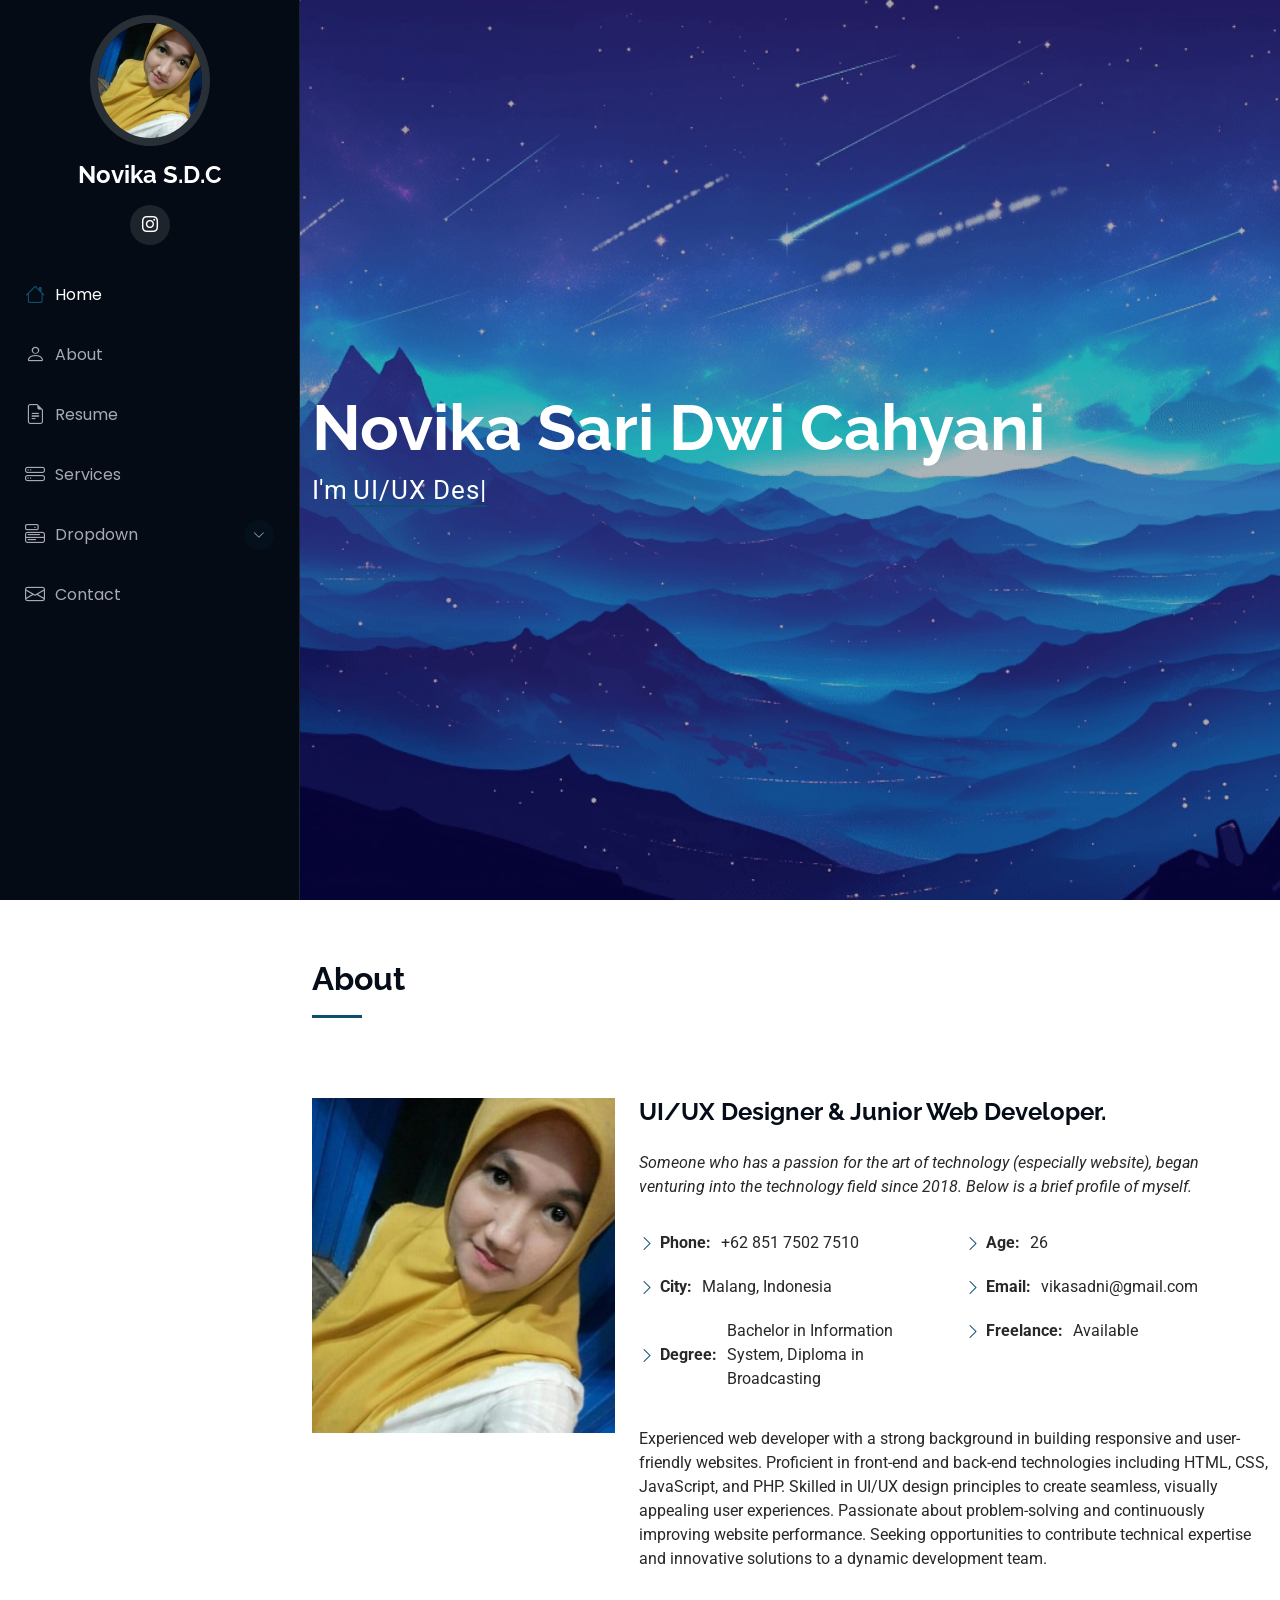
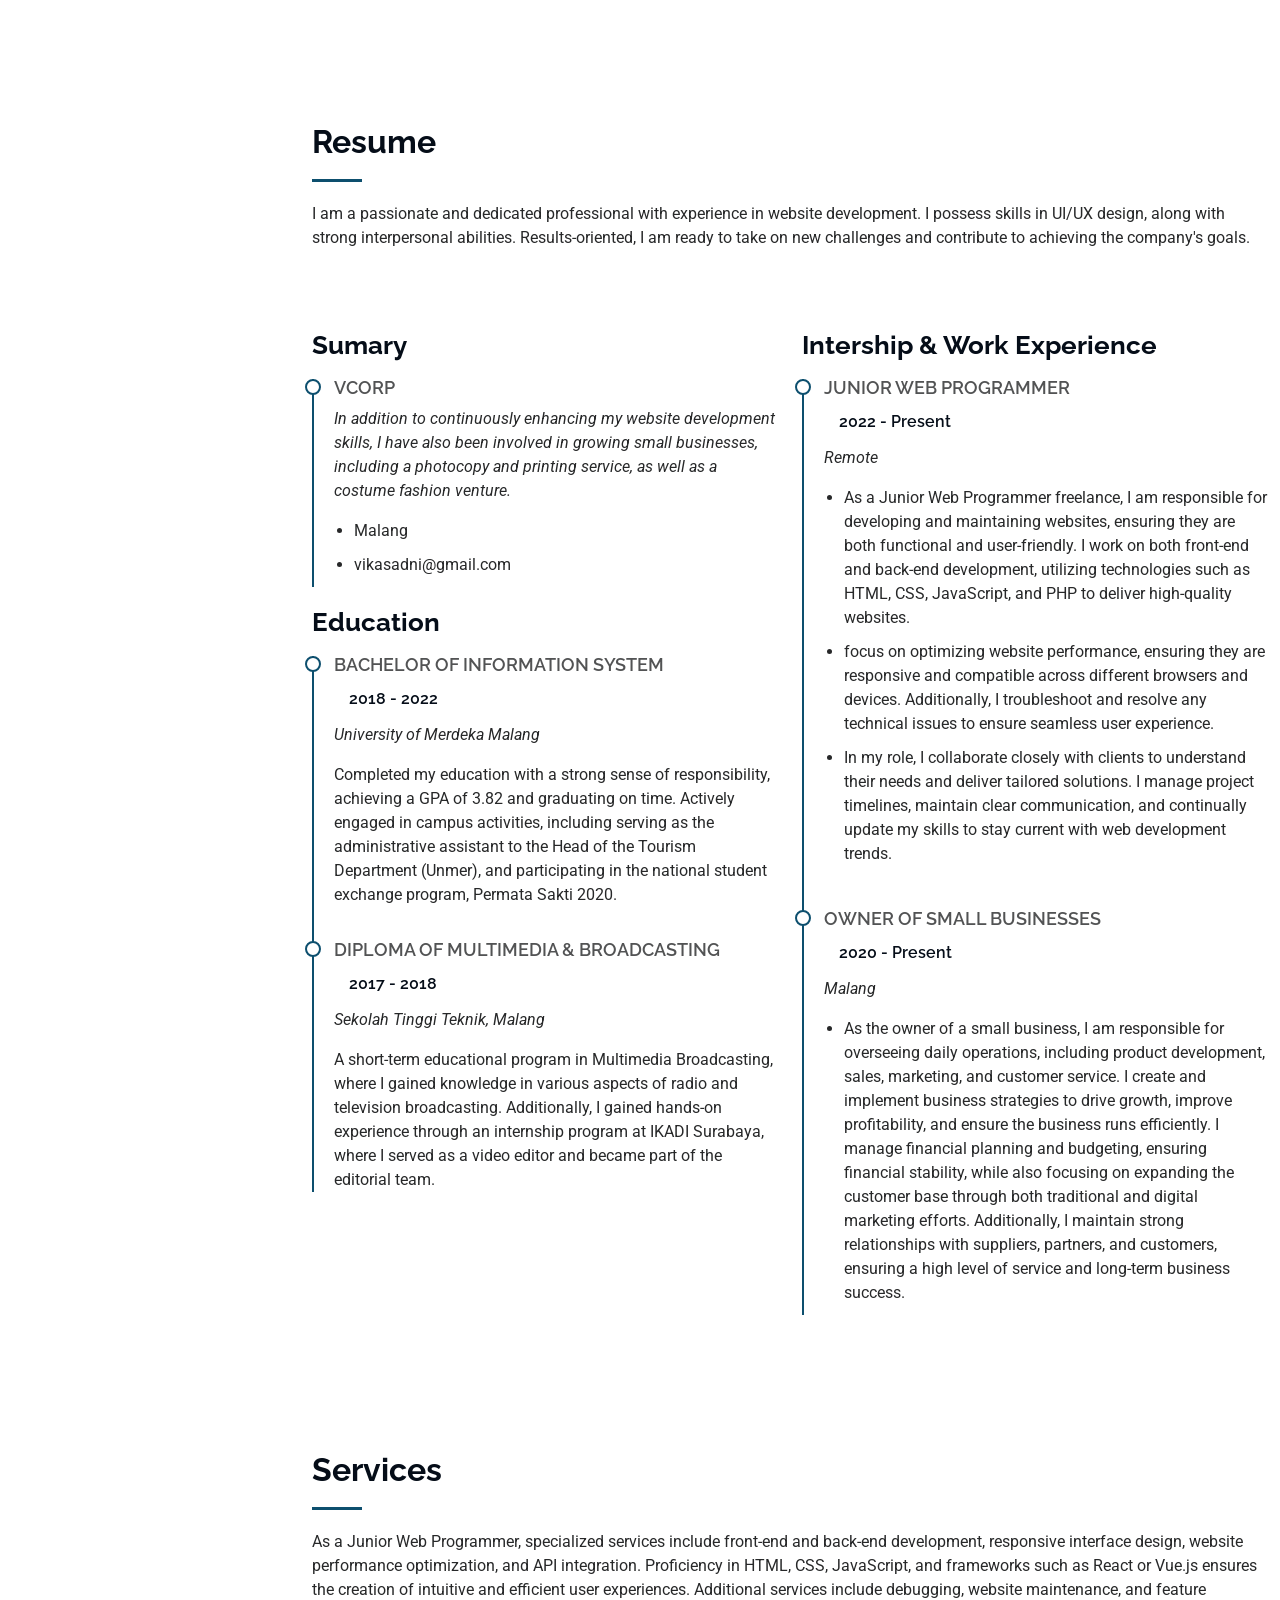
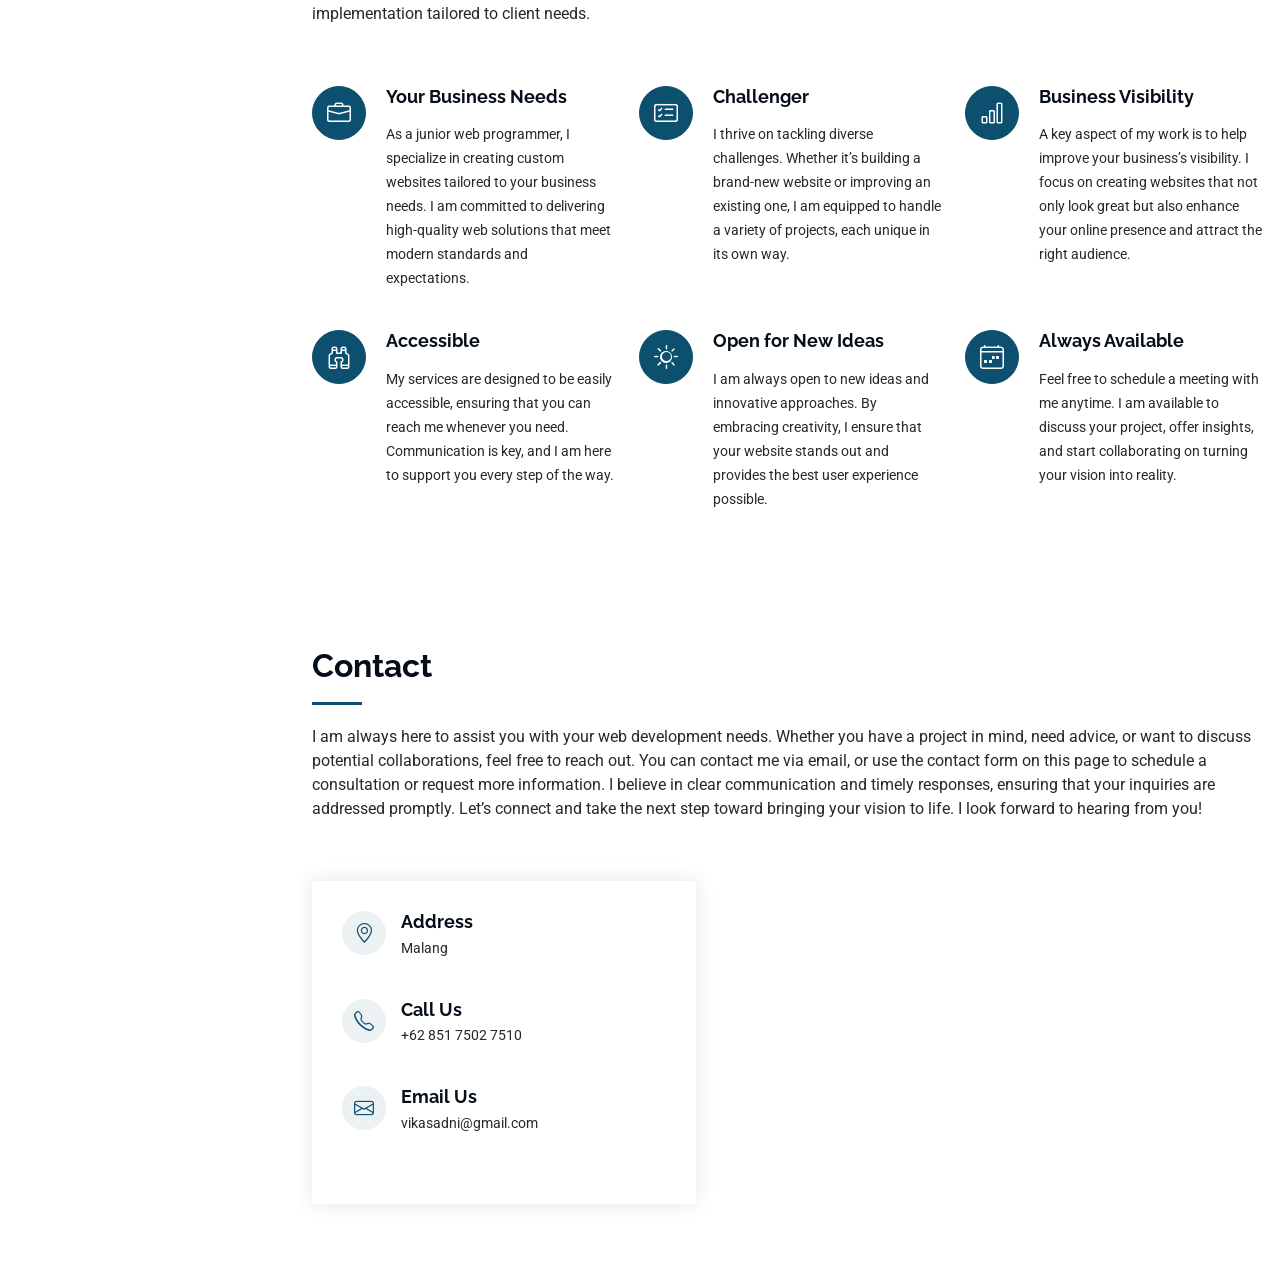
<file: index.html>
<!DOCTYPE html>
<html lang="en">
  <head>
    <meta charset="utf-8" />
    <meta content="width=device-width, initial-scale=1.0" name="viewport" />
    <title>Vika Profile</title>
    <meta content="" name="description" />
    <meta content="" name="keywords" />

    <!-- Favicons -->
    <link href="assets/img/favicon.png" rel="icon" />
    <link href="assets/img/apple-touch-icon.png" rel="apple-touch-icon" />

    <!-- Fonts -->
    <link href="https://fonts.googleapis.com" rel="preconnect" />
    <link href="https://fonts.gstatic.com" rel="preconnect" crossorigin />
    <link
      href="https://fonts.googleapis.com/css2?family=Roboto:ital,wght@0,100;0,300;0,400;0,500;0,700;0,900;1,100;1,300;1,400;1,500;1,700;1,900&family=Poppins:ital,wght@0,100;0,200;0,300;0,400;0,500;0,600;0,700;0,800;0,900;1,100;1,200;1,300;1,400;1,500;1,600;1,700;1,800;1,900&family=Raleway:ital,wght@0,100;0,200;0,300;0,400;0,500;0,600;0,700;0,800;0,900;1,100;1,200;1,300;1,400;1,500;1,600;1,700;1,800;1,900&display=swap"
      rel="stylesheet"
    />

    <!-- Vendor CSS Files -->
    <link
      href="assets/vendor/bootstrap/css/bootstrap.min.css"
      rel="stylesheet"
    />
    <link
      href="assets/vendor/bootstrap-icons/bootstrap-icons.css"
      rel="stylesheet"
    />
    <link href="assets/vendor/aos/aos.css" rel="stylesheet" />
    <link
      href="assets/vendor/glightbox/css/glightbox.min.css"
      rel="stylesheet"
    />
    <link href="assets/vendor/swiper/swiper-bundle.min.css" rel="stylesheet" />

    <!-- Main CSS File -->
    <link href="assets/css/main.css" rel="stylesheet" />
  </head>

  <body class="index-page">
    <header id="header" class="header dark-background d-flex flex-column">
      <i class="header-toggle d-xl-none bi bi-list"></i>

      <div class="profile-img">
        <img
          src="assets/img/my-profile-img.jpg"
          alt=""
          class="img-fluid rounded-circle"
        />
      </div>

      <a
        href="index.html"
        class="logo d-flex align-items-center justify-content-center"
      >
        <!-- Uncomment the line below if you also wish to use an image logo -->
        <!-- <img src="assets/img/logo.png" alt=""> -->
        <h1 class="sitename">Novika S.D.C</h1>
      </a>

      <div class="social-links text-center">
        <a href="https://www.instagram.com/vikasadni/" class="instagram"><i class="bi bi-instagram"></i></a>
      </div>

      <nav id="navmenu" class="navmenu">
        <ul>
          <li>
            <a href="#hero" class="active"
              ><i class="bi bi-house navicon"></i>Home</a
            >
          </li>
          <li>
            <a href="#about"><i class="bi bi-person navicon"></i> About</a>
          </li>
          <li>
            <a href="#resume"
              ><i class="bi bi-file-earmark-text navicon"></i> Resume</a
            >
          </li>
          <li>
            <a href="#services"
              ><i class="bi bi-hdd-stack navicon"></i> Services</a
            >
          </li>
          <li class="dropdown">
            <a href="#"
              ><i class="bi bi-menu-button navicon"></i> <span>Dropdown</span>
              <i class="bi bi-chevron-down toggle-dropdown"></i
            ></a>
            <ul>
              <li><a href="#">Dropdown 1</a></li>
              <li class="dropdown">
                <a href="#"
                  ><span>Deep Dropdown</span>
                  <i class="bi bi-chevron-down toggle-dropdown"></i
                ></a>
                <ul>
                  <li><a href="#">Deep Dropdown 1</a></li>
                  <li><a href="#">Deep Dropdown 2</a></li>
                  <li><a href="#">Deep Dropdown 3</a></li>
                  <li><a href="#">Deep Dropdown 4</a></li>
                  <li><a href="#">Deep Dropdown 5</a></li>
                </ul>
              </li>
              <li><a href="#">Dropdown 2</a></li>
              <li><a href="#">Dropdown 3</a></li>
              <li><a href="#">Dropdown 4</a></li>
            </ul>
          </li>
          <li>
            <a href="#contact"
              ><i class="bi bi-envelope navicon"></i> Contact</a
            >
          </li>
        </ul>
      </nav>
    </header>

    <main class="main">
      <!-- Hero Section -->
      <section id="hero" class="hero section dark-background">
        <img
          src="assets/img/background.gif"
          alt=""
          data-aos="fade-in"
          class=""
        />

        <div class="container" data-aos="fade-up" data-aos-delay="100">
          <h2>Novika Sari Dwi Cahyani</h2>
          <p>
            I'm
            <span
              class="typed"
              data-typed-items="UI/UX Designer, Junior Web Programmer, Freelancer, Cat Lover &#128049"
              >Developer</span
            ><span
              class="typed-cursor typed-cursor--blink"
              aria-hidden="true"
            ></span
            ><span
              class="typed-cursor typed-cursor--blink"
              aria-hidden="true"
            ></span>
          </p>
        </div>
      </section>
      <!-- /Hero Section -->

      <!-- About Section -->
      <section id="about" class="about section">
        <!-- Section Title -->
        <div class="container section-title" data-aos="fade-up">
          <h2>About</h2>
        </div>
        <!-- End Section Title -->
        <div class="container" data-aos="fade-up" data-aos-delay="50">
          <div class="row gy-4 justify-content-center">
            <div class="col-lg-4">
              <img
                src="assets/img/my-profile-img.jpg"
                class="img-fluid"
                alt=""
              />
            </div>
            <div class="col-lg-8 content">
              <h2>UI/UX Designer &amp; Junior Web Developer.</h2>
              <p class="fst-italic py-3">
                Someone who has a passion for the art of technology (especially website), began venturing into the technology field since 2018. Below is a brief profile of myself.
              </p>
              <div class="row">
                <div class="col-lg-6">
                  <ul>
                    <li>
                      <i class="bi bi-chevron-right"></i>
                      <strong>Phone:</strong> <span>+62 851 7502 7510</span>
                    </li>
                    <li>
                      <i class="bi bi-chevron-right"></i>
                      <strong>City:</strong> <span>Malang, Indonesia</span>
                    </li>
                    <li>
                      <i class="bi bi-chevron-right"></i>
                      <strong>Degree:</strong> <span>Bachelor in Information System, Diploma in Broadcasting</span>
                    </li>
                  </ul>
                </div>
                <div class="col-lg-6">
                  <ul>
                    <li>
                      <i class="bi bi-chevron-right"></i> <strong>Age:</strong>
                      <span>26</span>
                    </li>
                    <li>
                      <i class="bi bi-chevron-right"></i>
                      <strong>Email:</strong> <span>vikasadni@gmail.com</span>
                    </li>
                    <li>
                      <i class="bi bi-chevron-right"></i>
                      <strong>Freelance:</strong> <span>Available</span>
                    </li>
                  </ul>
                </div>
              </div>
              <p class="py-3">
                Experienced web developer with a strong background in building responsive and user-friendly websites. Proficient in front-end and back-end technologies including HTML, CSS, JavaScript, and PHP. Skilled in UI/UX design principles to create seamless, visually appealing user experiences. Passionate about problem-solving and continuously improving website performance. Seeking opportunities to contribute technical expertise and innovative solutions to a dynamic development team.
              </p>
            </div>
          </div>
        </div>
      </section>
      <!-- /About Section -->

      <!-- Resume Section -->
      <section id="resume" class="resume section">
        <!-- Section Title -->
        <div class="container section-title" data-aos="fade-up">
          <h2>Resume</h2>
          <p>
            I am a passionate and dedicated professional with experience in website development. I possess skills in UI/UX design, along with strong interpersonal abilities. Results-oriented, I am ready to take on new challenges and contribute to achieving the company's goals.
          </p>
        </div>
        <!-- End Section Title -->

        <div class="container">
          <div class="row">
            <div class="col-lg-6" data-aos="fade-up" data-aos-delay="100">
              <h3 class="resume-title">Sumary</h3>

              <div class="resume-item pb-0">
                <h4>VCorp</h4>
                <p>
                  <em
                    >In addition to continuously enhancing my website development skills, I have also been involved in growing small businesses, including a photocopy and printing service, as well as a costume fashion venture.
                    </em
                  >
                </p>
                <ul>
                  <li>Malang</li>
                  <li>vikasadni@gmail.com</li>
                </ul>
              </div>
              <!-- Edn Resume Item -->

              <h3 class="resume-title">Education</h3>
              <div class="resume-item">
                <h4>Bachelor of Information System</h4>
                <h5>2018 - 2022</h5>
                <p><em>University of Merdeka Malang</em></p>
                <p>
                  Completed my education with a strong sense of responsibility, achieving a GPA of 3.82 and graduating on time. Actively engaged in campus activities, including serving as the administrative assistant to the Head of the Tourism Department (Unmer), and participating in the national student exchange program, Permata Sakti 2020.
                </p>
              </div>
              <!-- Edn Resume Item -->

              <div class="resume-item">
                <h4>Diploma of Multimedia &amp; Broadcasting</h4>
                <h5>2017 - 2018</h5>
                <p><em>Sekolah Tinggi Teknik, Malang</em></p>
                <p>
                  A short-term educational program in Multimedia Broadcasting, where I gained knowledge in various aspects of radio and television broadcasting. Additionally, I gained hands-on experience through an internship program at IKADI Surabaya, where I served as a video editor and became part of the editorial team.
                </p>
              </div>
              <!-- Edn Resume Item -->
            </div>

            <div class="col-lg-6" data-aos="fade-up" data-aos-delay="200">
              <h3 class="resume-title">Intership & Work Experience</h3>
              <div class="resume-item">
                <h4>Junior Web Programmer</h4>
                <h5>2022 - Present</h5>
                <p><em>Remote </em></p>
                <ul>
                  <li>
                    As a Junior Web Programmer freelance, I am responsible for developing and maintaining websites, ensuring they are both functional and user-friendly. I work on both front-end and back-end development, utilizing technologies such as HTML, CSS, JavaScript, and PHP to deliver high-quality websites.
                  </li>
                  <li>
                    focus on optimizing website performance, ensuring they are responsive and compatible across different browsers and devices. Additionally, I troubleshoot and resolve any technical issues to ensure seamless user experience.
                  </li>
                  <li>
                    In my role, I collaborate closely with clients to understand their needs and deliver tailored solutions. I manage project timelines, maintain clear communication, and continually update my skills to stay current with web development trends.
                  </li>
                </ul>
              </div>
              <!-- End Resume Item -->

              <div class="resume-item">
                <h4>Owner of Small Businesses</h4>
                <h5>2020 - Present</h5>
                <p><em>Malang</em></p>
                <ul>
                  <li>
                    As the owner of a small business, I am responsible for overseeing daily operations, including product development, sales, marketing, and customer service. I create and implement business strategies to drive growth, improve profitability, and ensure the business runs efficiently. I manage financial planning and budgeting, ensuring financial stability, while also focusing on expanding the customer base through both traditional and digital marketing efforts. Additionally, I maintain strong relationships with suppliers, partners, and customers, ensuring a high level of service and long-term business success.
                  </li>
                </ul>
              </div>
              <!-- Edn Resume Item -->
            </div>
          </div>
        </div>
      </section>
      <!-- /Resume Section -->

      <!-- Services Section -->
      <section id="services" class="services section">
        <!-- Section Title -->
        <div class="container section-title" data-aos="fade-up">
          <h2>Services</h2>
          <p>
            As a Junior Web Programmer, specialized services include front-end and back-end development, responsive interface design, website performance optimization, and API integration. Proficiency in HTML, CSS, JavaScript, and frameworks such as React or Vue.js ensures the creation of intuitive and efficient user experiences. Additional services include debugging, website maintenance, and feature implementation tailored to client needs.
          </p>
        </div>
        <!-- End Section Title -->

        <div class="container">
          <div class="row gy-4">
            <div
              class="col-lg-4 col-md-6 service-item d-flex"
              data-aos="fade-up"
              data-aos-delay="100"
            >
              <div class="icon flex-shrink-0">
                <i class="bi bi-briefcase"></i>
              </div>
              <div>
                <h4 class="title">
                  <a href="service-details.html" class="stretched-link"
                    >Your Business Needs</a
                  >
                </h4>
                <p class="description">
                  As a junior web programmer, I specialize in creating custom websites tailored to your business needs. I am committed to delivering high-quality web solutions that meet modern standards and expectations.
                </p>
              </div>
            </div>
            <!-- End Service Item -->

            <div
              class="col-lg-4 col-md-6 service-item d-flex"
              data-aos="fade-up"
              data-aos-delay="200"
            >
              <div class="icon flex-shrink-0">
                <i class="bi bi-card-checklist"></i>
              </div>
              <div>
                <h4 class="title">
                  <a href="service-details.html" class="stretched-link"
                    >Challenger</a
                  >
                </h4>
                <p class="description">
                  I thrive on tackling diverse challenges. Whether it’s building a brand-new website or improving an existing one, I am equipped to handle a variety of projects, each unique in its own way.
                </p>
              </div>
            </div>
            <!-- End Service Item -->

            <div
              class="col-lg-4 col-md-6 service-item d-flex"
              data-aos="fade-up"
              data-aos-delay="300"
            >
              <div class="icon flex-shrink-0">
                <i class="bi bi-bar-chart"></i>
              </div>
              <div>
                <h4 class="title">
                  <a href="service-details.html" class="stretched-link"
                    >Business Visibility</a
                  >
                </h4>
                <p class="description">
                  A key aspect of my work is to help improve your business’s visibility. I focus on creating websites that not only look great but also enhance your online presence and attract the right audience.
                </p>
              </div>
            </div>
            <!-- End Service Item -->

            <div
              class="col-lg-4 col-md-6 service-item d-flex"
              data-aos="fade-up"
              data-aos-delay="400"
            >
              <div class="icon flex-shrink-0">
                <i class="bi bi-binoculars"></i>
              </div>
              <div>
                <h4 class="title">
                  <a href="service-details.html" class="stretched-link"
                    >Accessible</a
                  >
                </h4>
                <p class="description">
                  My services are designed to be easily accessible, ensuring that you can reach me whenever you need. Communication is key, and I am here to support you every step of the way.
                </p>
              </div>
            </div>
            <!-- End Service Item -->

            <div
              class="col-lg-4 col-md-6 service-item d-flex"
              data-aos="fade-up"
              data-aos-delay="500"
            >
              <div class="icon flex-shrink-0">
                <i class="bi bi-brightness-high"></i>
              </div>
              <div>
                <h4 class="title">
                  <a href="service-details.html" class="stretched-link"
                    >Open for New Ideas</a
                  >
                </h4>
                <p class="description">
                  I am always open to new ideas and innovative approaches. By embracing creativity, I ensure that your website stands out and provides the best user experience possible.
                </p>
              </div>
            </div>
            <!-- End Service Item -->

            <div
              class="col-lg-4 col-md-6 service-item d-flex"
              data-aos="fade-up"
              data-aos-delay="600"
            >
              <div class="icon flex-shrink-0">
                <i class="bi bi-calendar4-week"></i>
              </div>
              <div>
                <h4 class="title">
                  <a href="service-details.html" class="stretched-link"
                    >Always Available</a
                  >
                </h4>
                <p class="description">
                  Feel free to schedule a meeting with me anytime. I am available to discuss your project, offer insights, and start collaborating on turning your vision into reality.
                </p>
              </div>
            </div>
            <!-- End Service Item -->
          </div>
        </div>
      </section>
      <!-- /Services Section -->

      <!-- Contact Section -->
      <section id="contact" class="contact section">
        <!-- Section Title -->
        <div class="container section-title" data-aos="fade-up">
          <h2>Contact</h2>
          <p>
            I am always here to assist you with your web development needs. Whether you have a project in mind, need advice, or want to discuss potential collaborations, feel free to reach out. You can contact me via email, or use the contact form on this page to schedule a consultation or request more information. I believe in clear communication and timely responses, ensuring that your inquiries are addressed promptly. Let’s connect and take the next step toward bringing your vision to life. I look forward to hearing from you!
          </p>
        </div>
        <!-- End Section Title -->

        <div class="container" data-aos="fade-up" data-aos-delay="100">
          <div class="row gy-4">
            <div class="col-lg-5">
              <div class="info-wrap">
                <div
                  class="info-item d-flex"
                  data-aos="fade-up"
                  data-aos-delay="200"
                >
                  <i class="bi bi-geo-alt flex-shrink-0"></i>
                  <div>
                    <h3>Address</h3>
                    <p>Malang</p>
                  </div>
                </div>
                <!-- End Info Item -->

                <div
                  class="info-item d-flex"
                  data-aos="fade-up"
                  data-aos-delay="300"
                >
                  <i class="bi bi-telephone flex-shrink-0"></i>
                  <div>
                    <h3>Call Us</h3>
                    <p>+62 851 7502 7510</p>
                  </div>
                </div>
                <!-- End Info Item -->

                <div
                  class="info-item d-flex"
                  data-aos="fade-up"
                  data-aos-delay="400"
                >
                  <i class="bi bi-envelope flex-shrink-0"></i>
                  <div>
                    <h3>Email Us</h3>
                    <p>vikasadni@gmail.com</p>
                  </div>
                </div>
                <!-- End Info Item -->
<!-- CONTACT PERSON
                <iframe
                  src="https://www.google.com/maps/embed?pb=!1m14!1m8!1m3!1d48389.78314118045!2d-74.006138!3d40.710059!3m2!1i1024!2i768!4f13.1!3m3!1m2!1s0x89c25a22a3bda30d%3A0xb89d1fe6bc499443!2sDowntown%20Conference%20Center!5e0!3m2!1sen!2sus!4v1676961268712!5m2!1sen!2sus"
                  frameborder="0"
                  style="border: 0;"
                  allowfullscreen=""
                  loading="lazy"
                  referrerpolicy="no-referrer-when-downgrade"
                ></iframe>
              </div>
            </div>

            <div class="col-lg-7">
              <form
                action="forms/contact.php"
                method="post"
                class="php-email-form"
                data-aos="fade-up"
                data-aos-delay="200"
              >
                <div class="row gy-4">
                  <div class="col-md-6">
                    <label for="name-field" class="pb-2">Your Name</label>
                    <input
                      type="text"
                      name="name"
                      id="name-field"
                      class="form-control"
                      required=""
                    />
                  </div>

                  <div class="col-md-6">
                    <label for="email-field" class="pb-2">Your Email</label>
                    <input
                      type="email"
                      class="form-control"
                      name="email"
                      id="email-field"
                      required=""
                    />
                  </div>

                  <div class="col-md-12">
                    <label for="subject-field" class="pb-2">Subject</label>
                    <input
                      type="text"
                      class="form-control"
                      name="subject"
                      id="subject-field"
                      required=""
                    />
                  </div>

                  <div class="col-md-12">
                    <label for="message-field" class="pb-2">Message</label>
                    <textarea
                      class="form-control"
                      name="message"
                      rows="10"
                      id="message-field"
                      required=""
                    ></textarea>
                  </div>

                  <div class="col-md-12 text-center">
                    <div class="loading">Loading</div>
                    <div class="error-message"></div>
                    <div class="sent-message">
                      Your message has been sent. Thank you!
                    </div>

                    <button type="submit">Send Message</button>
                  </div>
                </div>
              </form>
            </div>
          -->
          </div>
        </div>
      </section>
      <!-- /Contact Section -->
    </main>
<!--
    <footer id="footer" class="footer position-relative light-background">
      <div class="container">
        <div class="copyright text-center">
          <p>
            © <span>Copyright</span>
            <strong class="px-1 sitename">iPortofolio</strong>
            <span>All Rights Reserved</span>
          </p>
        </div>
        <div class="credits">
          < All the links in the footer should remain intact. -->
          <!-- You can delete the links only if you've purchased the pro version. -->
          <!-- Licensing information: https://bootstrapmade.com/license/ -->
          <!-- Purchase the pro version with working PHP/AJAX contact form: [buy-url]
          Designed by
          <a href="https://bootstrapmade.com/">BootstrapMade</a> Distributed by
          <a href="https://themewagon.com">ThemeWagon</a>
        </div>
      </div>
    </footer> -->
    <!-- Scroll Top -->
    <a
      href="#"
      id="scroll-top"
      class="scroll-top d-flex align-items-center justify-content-center"
      ><i class="bi bi-arrow-up-short"></i
    ></a>

    <!-- Preloader -->
    <div id="preloader"></div>

    <!-- Vendor JS Files -->
    <script src="assets/vendor/bootstrap/js/bootstrap.bundle.min.js"></script>
    <script src="assets/vendor/php-email-form/validate.js"></script>
    <script src="assets/vendor/aos/aos.js"></script>
    <script src="assets/vendor/typed.js/typed.umd.js"></script>
    <script src="assets/vendor/purecounter/purecounter_vanilla.js"></script>
    <script src="assets/vendor/waypoints/noframework.waypoints.js"></script>
    <script src="assets/vendor/glightbox/js/glightbox.min.js"></script>
    <script src="assets/vendor/imagesloaded/imagesloaded.pkgd.min.js"></script>
    <script src="assets/vendor/isotope-layout/isotope.pkgd.min.js"></script>
    <script src="assets/vendor/swiper/swiper-bundle.min.js"></script>

    <!-- Main JS File -->
    <script src="assets/js/main.js"></script>
  </body>
</html>
</file>
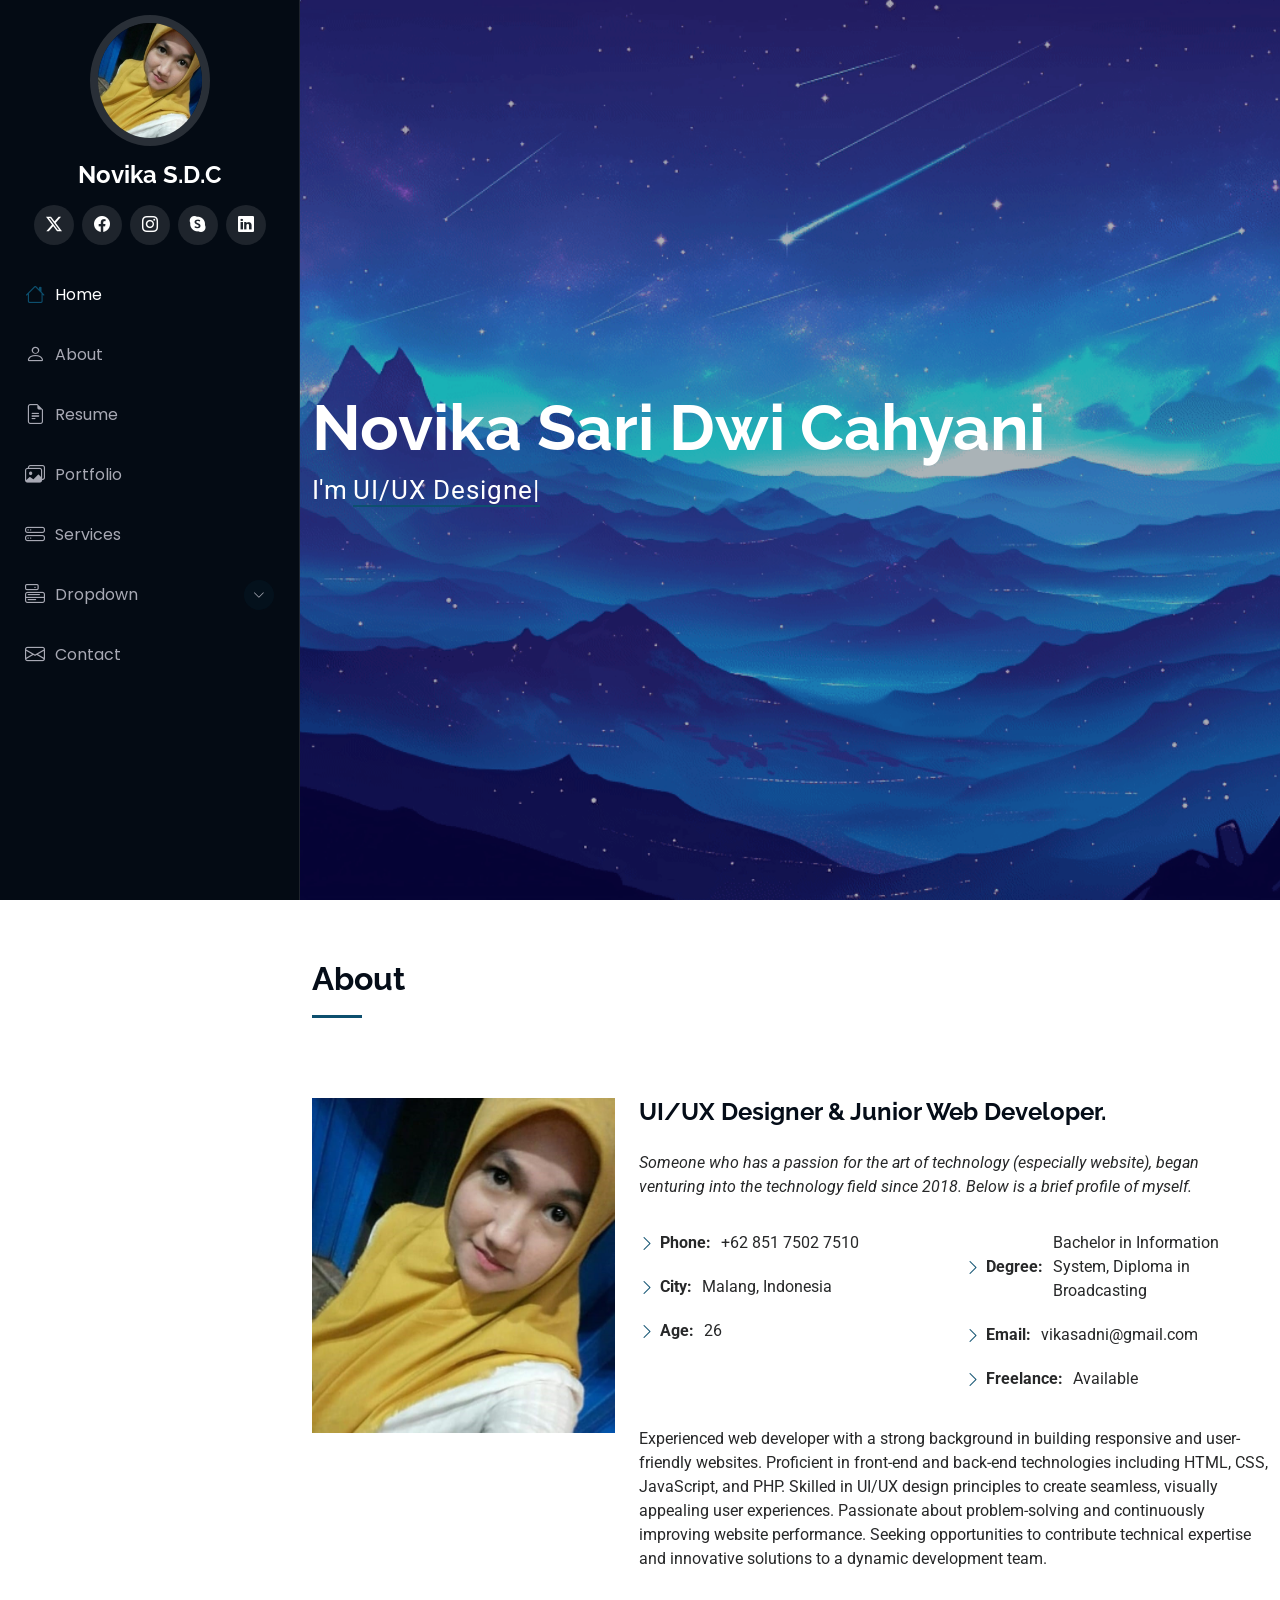
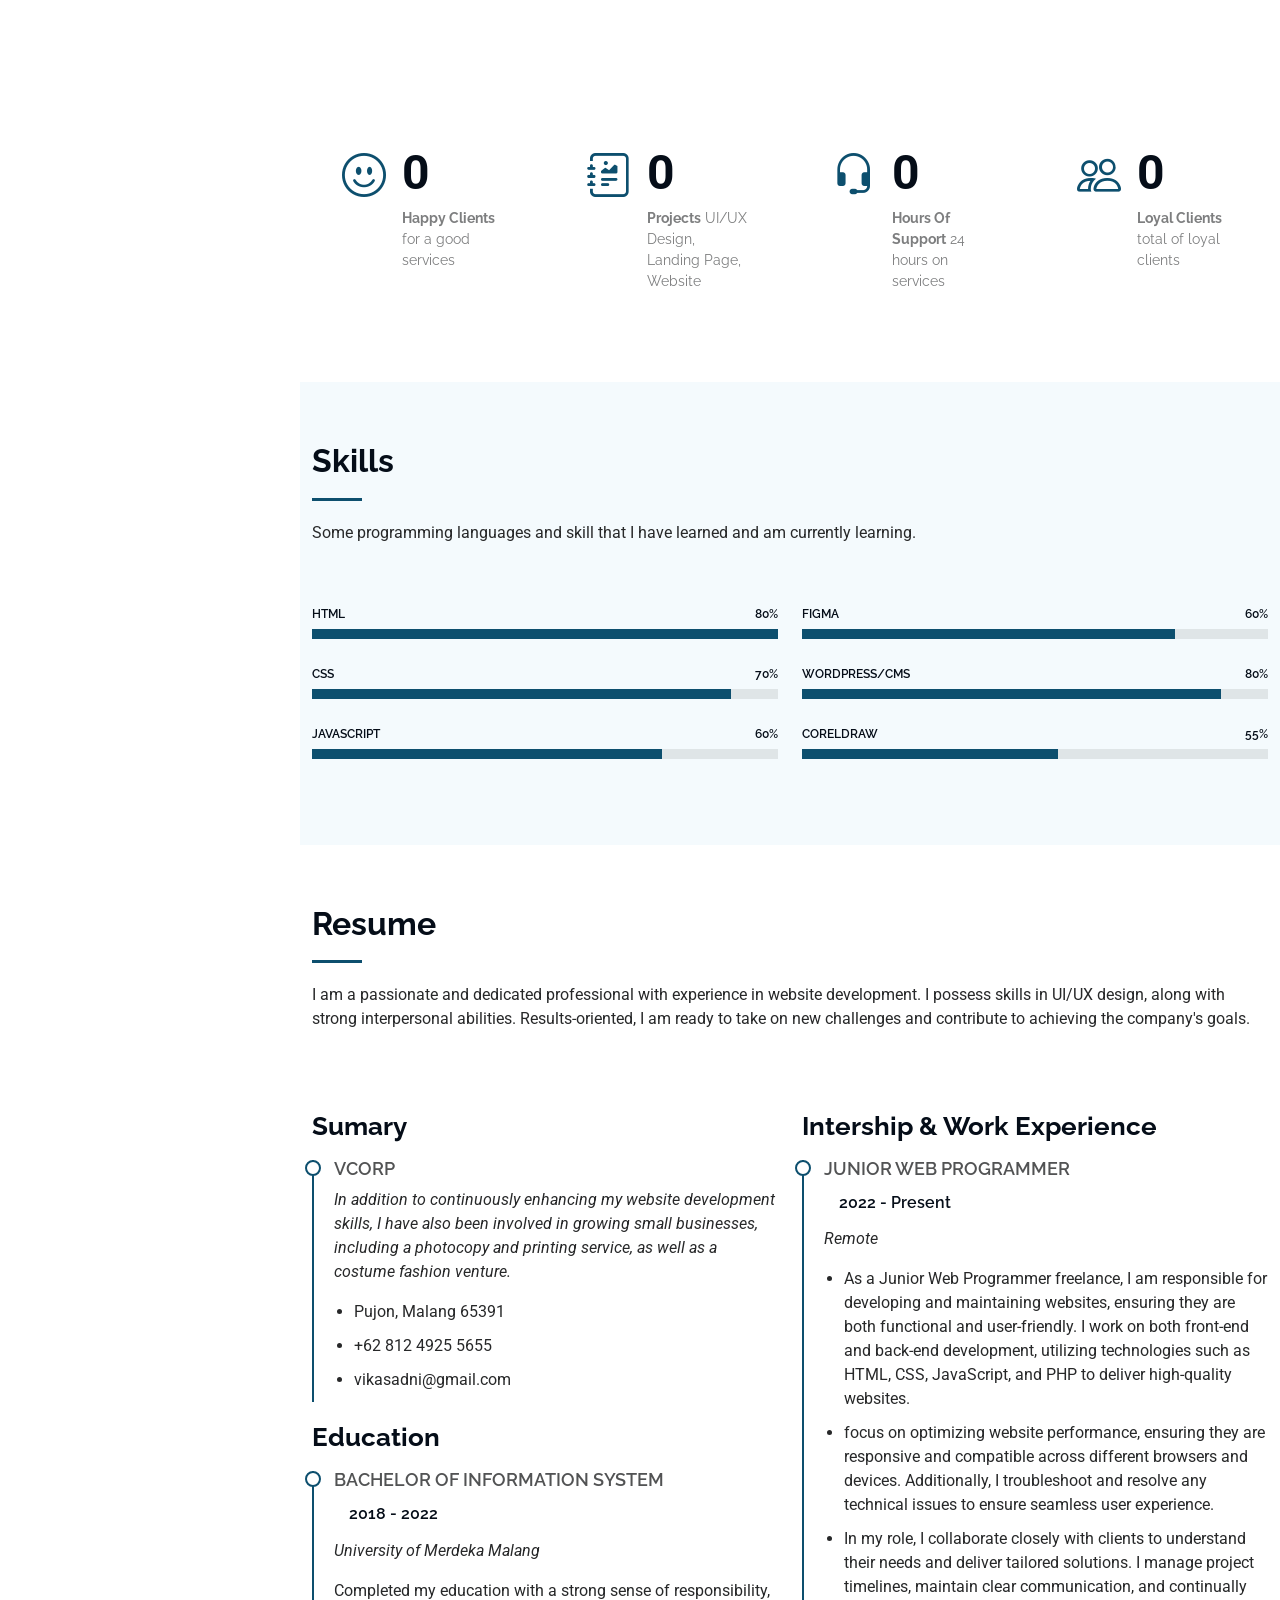
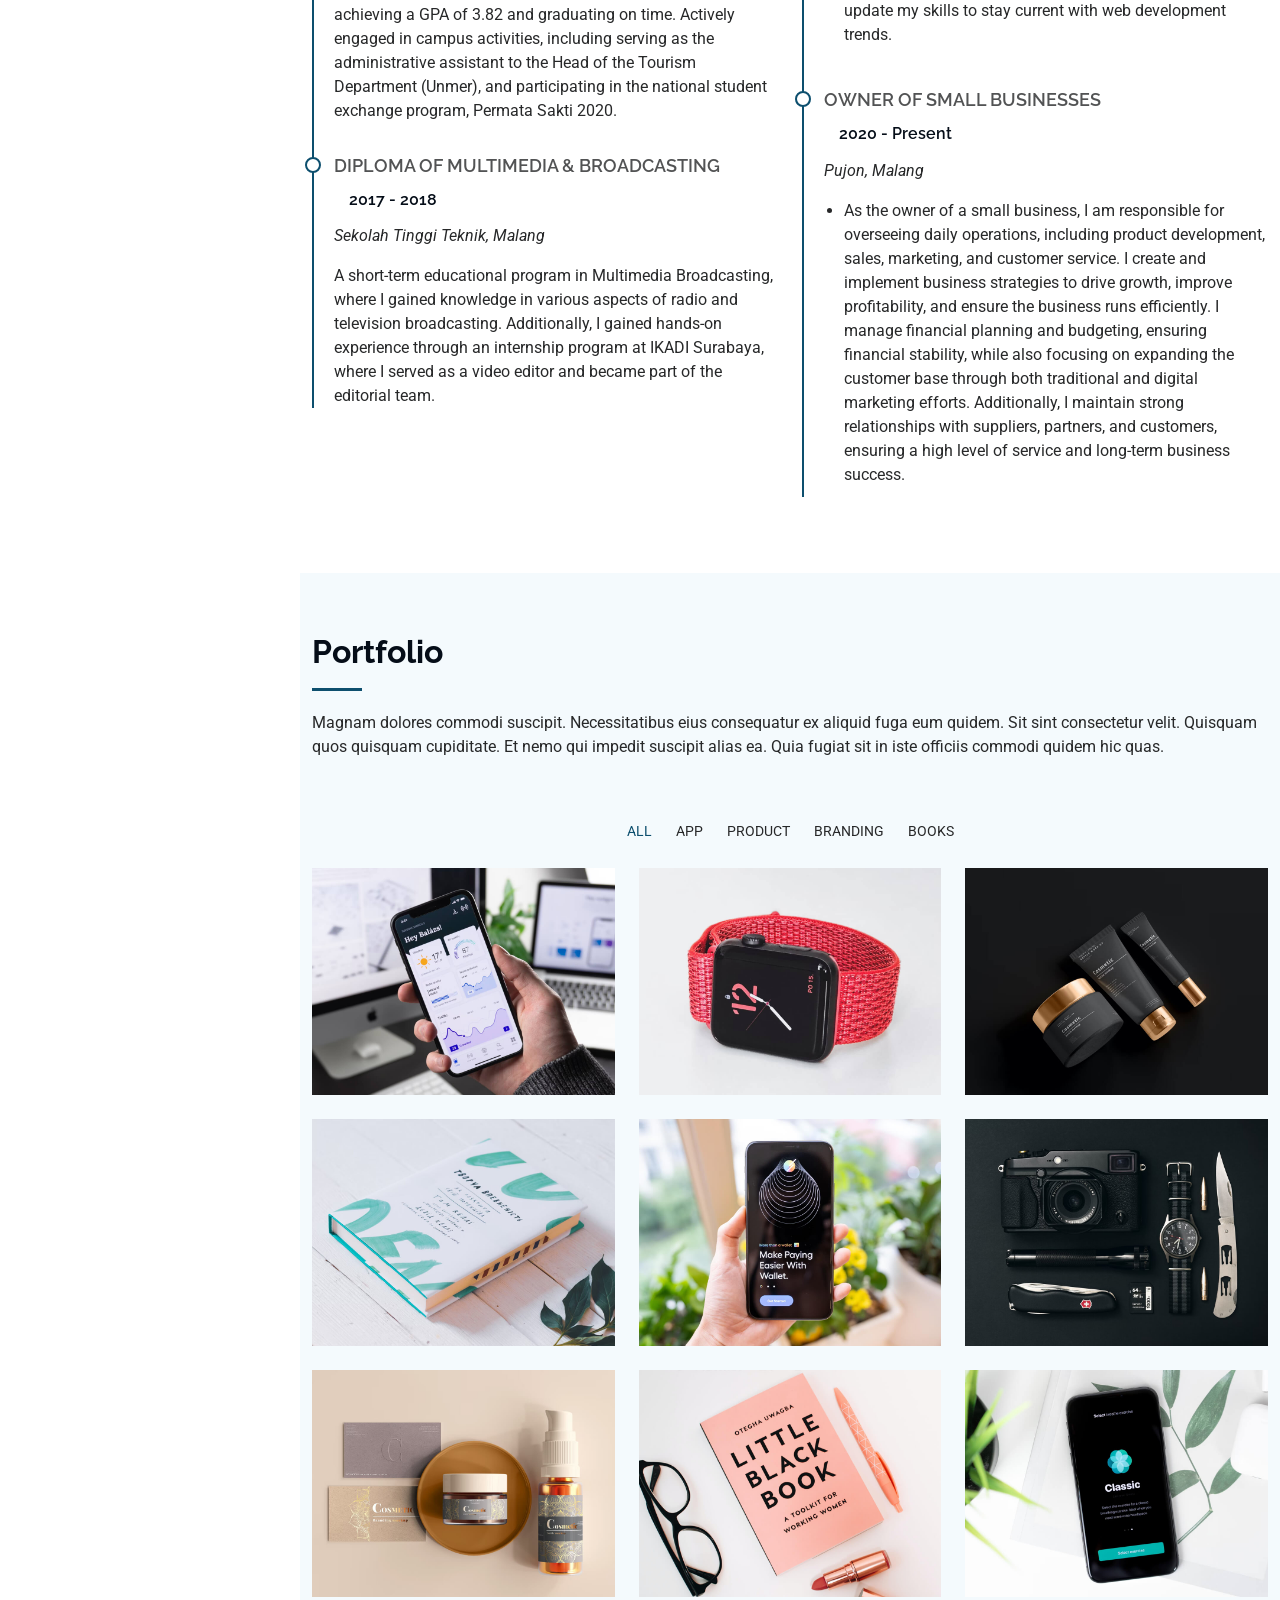
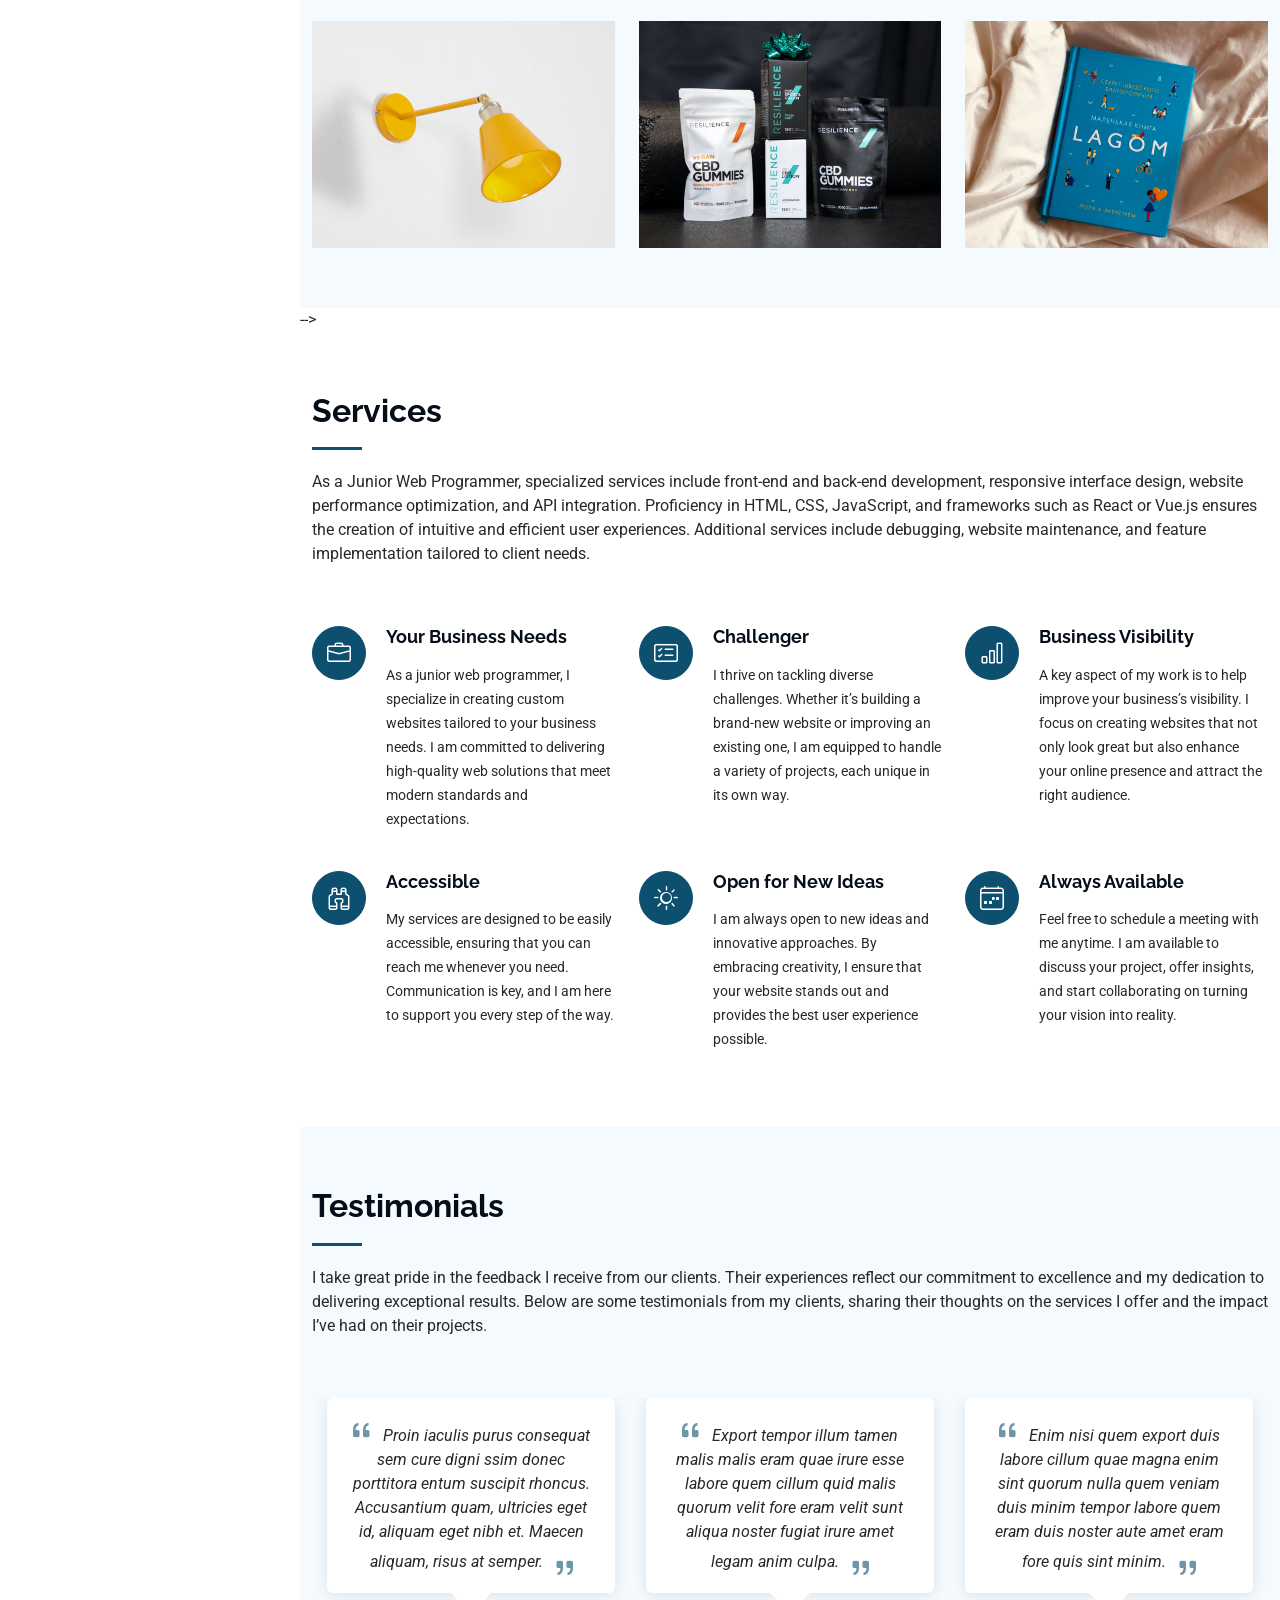
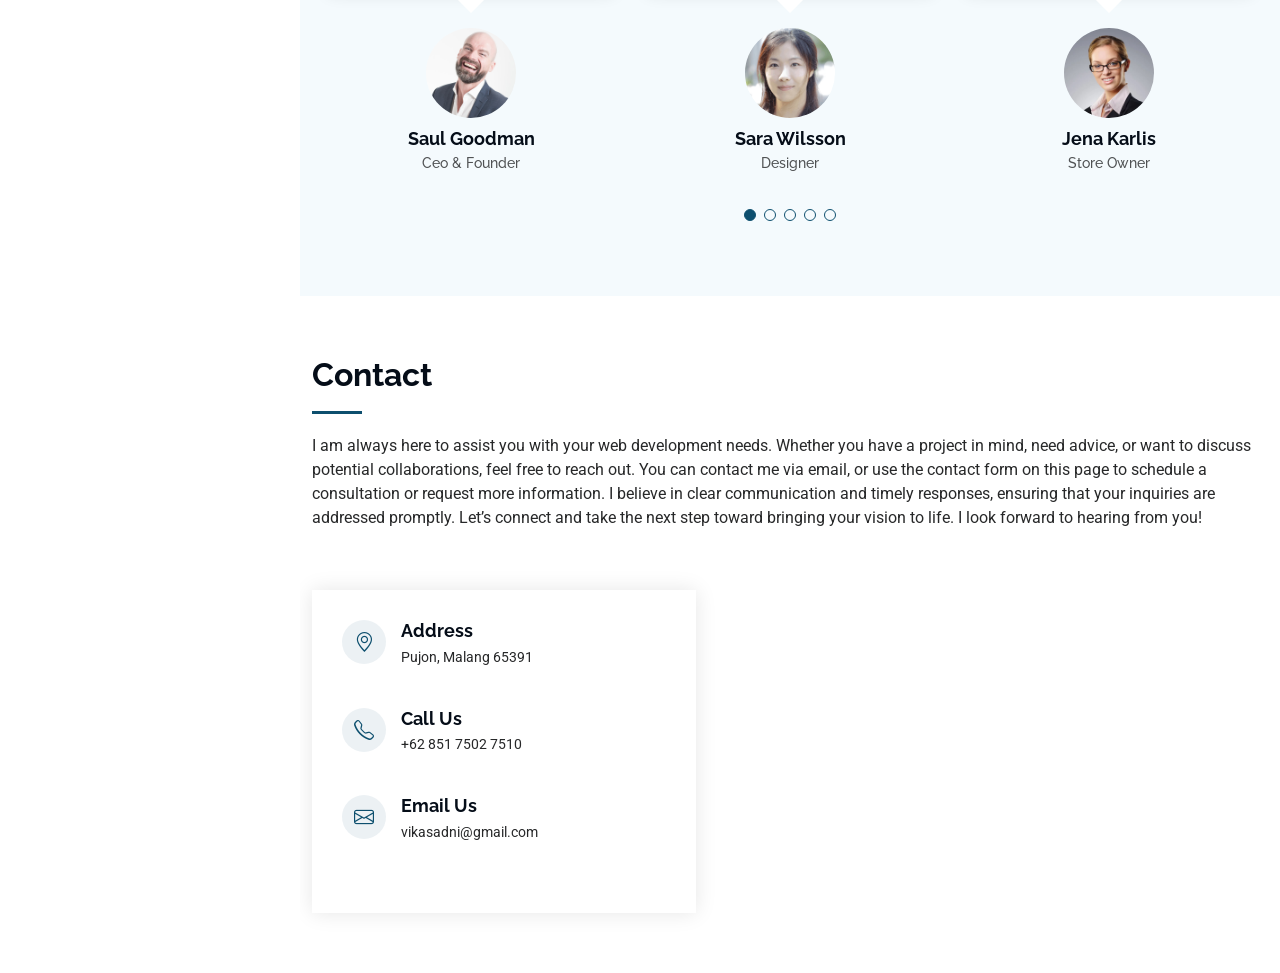
<file: origin-index.html>
<!DOCTYPE html>
<html lang="en">
  <head>
    <meta charset="utf-8" />
    <meta content="width=device-width, initial-scale=1.0" name="viewport" />
    <title>Vika Profile</title>
    <meta content="" name="description" />
    <meta content="" name="keywords" />

    <!-- Favicons -->
    <link href="assets/img/favicon.png" rel="icon" />
    <link href="assets/img/apple-touch-icon.png" rel="apple-touch-icon" />

    <!-- Fonts -->
    <link href="https://fonts.googleapis.com" rel="preconnect" />
    <link href="https://fonts.gstatic.com" rel="preconnect" crossorigin />
    <link
      href="https://fonts.googleapis.com/css2?family=Roboto:ital,wght@0,100;0,300;0,400;0,500;0,700;0,900;1,100;1,300;1,400;1,500;1,700;1,900&family=Poppins:ital,wght@0,100;0,200;0,300;0,400;0,500;0,600;0,700;0,800;0,900;1,100;1,200;1,300;1,400;1,500;1,600;1,700;1,800;1,900&family=Raleway:ital,wght@0,100;0,200;0,300;0,400;0,500;0,600;0,700;0,800;0,900;1,100;1,200;1,300;1,400;1,500;1,600;1,700;1,800;1,900&display=swap"
      rel="stylesheet"
    />

    <!-- Vendor CSS Files -->
    <link
      href="assets/vendor/bootstrap/css/bootstrap.min.css"
      rel="stylesheet"
    />
    <link
      href="assets/vendor/bootstrap-icons/bootstrap-icons.css"
      rel="stylesheet"
    />
    <link href="assets/vendor/aos/aos.css" rel="stylesheet" />
    <link
      href="assets/vendor/glightbox/css/glightbox.min.css"
      rel="stylesheet"
    />
    <link href="assets/vendor/swiper/swiper-bundle.min.css" rel="stylesheet" />

    <!-- Main CSS File -->
    <link href="assets/css/main.css" rel="stylesheet" />
  </head>

  <body class="index-page">
    <header id="header" class="header dark-background d-flex flex-column">
      <i class="header-toggle d-xl-none bi bi-list"></i>

      <div class="profile-img">
        <img
          src="assets/img/my-profile-img.jpg"
          alt=""
          class="img-fluid rounded-circle"
        />
      </div>

      <a
        href="index.html"
        class="logo d-flex align-items-center justify-content-center"
      >
        <!-- Uncomment the line below if you also wish to use an image logo -->
        <!-- <img src="assets/img/logo.png" alt=""> -->
        <h1 class="sitename">Novika S.D.C</h1>
      </a>

      <div class="social-links text-center">
        <a href="#" class="twitter"><i class="bi bi-twitter-x"></i></a>
        <a href="#" class="facebook"><i class="bi bi-facebook"></i></a>
        <a href="#" class="instagram"><i class="bi bi-instagram"></i></a>
        <a href="#" class="google-plus"><i class="bi bi-skype"></i></a>
        <a href="#" class="linkedin"><i class="bi bi-linkedin"></i></a>
      </div>

      <nav id="navmenu" class="navmenu">
        <ul>
          <li>
            <a href="#hero" class="active"
              ><i class="bi bi-house navicon"></i>Home</a
            >
          </li>
          <li>
            <a href="#about"><i class="bi bi-person navicon"></i> About</a>
          </li>
          <li>
            <a href="#resume"
              ><i class="bi bi-file-earmark-text navicon"></i> Resume</a
            >
          </li>
          <li>
            <a href="#portfolio"
              ><i class="bi bi-images navicon"></i> Portfolio</a
            >
          </li>
          <li>
            <a href="#services"
              ><i class="bi bi-hdd-stack navicon"></i> Services</a
            >
          </li>
          <li class="dropdown">
            <a href="#"
              ><i class="bi bi-menu-button navicon"></i> <span>Dropdown</span>
              <i class="bi bi-chevron-down toggle-dropdown"></i
            ></a>
            <ul>
              <li><a href="#">Dropdown 1</a></li>
              <li class="dropdown">
                <a href="#"
                  ><span>Deep Dropdown</span>
                  <i class="bi bi-chevron-down toggle-dropdown"></i
                ></a>
                <ul>
                  <li><a href="#">Deep Dropdown 1</a></li>
                  <li><a href="#">Deep Dropdown 2</a></li>
                  <li><a href="#">Deep Dropdown 3</a></li>
                  <li><a href="#">Deep Dropdown 4</a></li>
                  <li><a href="#">Deep Dropdown 5</a></li>
                </ul>
              </li>
              <li><a href="#">Dropdown 2</a></li>
              <li><a href="#">Dropdown 3</a></li>
              <li><a href="#">Dropdown 4</a></li>
            </ul>
          </li>
          <li>
            <a href="#contact"
              ><i class="bi bi-envelope navicon"></i> Contact</a
            >
          </li>
        </ul>
      </nav>
    </header>

    <main class="main">
      <!-- Hero Section -->
      <section id="hero" class="hero section dark-background">
        <img
          src="assets/img/background.gif"
          alt=""
          data-aos="fade-in"
          class=""
        />

        <div class="container" data-aos="fade-up" data-aos-delay="100">
          <h2>Novika Sari Dwi Cahyani</h2>
          <p>
            I'm
            <span
              class="typed"
              data-typed-items="UI/UX Designer, Junior Web Programmer, Freelancer, Cat Lover &#128049"
              >Developer</span
            ><span
              class="typed-cursor typed-cursor--blink"
              aria-hidden="true"
            ></span
            ><span
              class="typed-cursor typed-cursor--blink"
              aria-hidden="true"
            ></span>
          </p>
        </div>
      </section>
      <!-- /Hero Section -->

      <!-- About Section -->
      <section id="about" class="about section">
        <!-- Section Title -->
        <div class="container section-title" data-aos="fade-up">
          <h2>About</h2>
        </div>
        <!-- End Section Title -->
        <div class="container" data-aos="fade-up" data-aos-delay="50">
          <div class="row gy-4 justify-content-center">
            <div class="col-lg-4">
              <img
                src="assets/img/my-profile-img.jpg"
                class="img-fluid"
                alt=""
              />
            </div>
            <div class="col-lg-8 content">
              <h2>UI/UX Designer &amp; Junior Web Developer.</h2>
              <p class="fst-italic py-3">
                Someone who has a passion for the art of technology (especially website), began venturing into the technology field since 2018. Below is a brief profile of myself.
              </p>
              <div class="row">
                <div class="col-lg-6">
                  <ul>
                    <li>
                      <i class="bi bi-chevron-right"></i>
                      <strong>Phone:</strong> <span>+62 851 7502 7510</span>
                    </li>
                    <li>
                      <i class="bi bi-chevron-right"></i>
                      <strong>City:</strong> <span>Malang, Indonesia</span>
                    </li>
                    <li>
                      <i class="bi bi-chevron-right"></i> <strong>Age:</strong>
                      <span>26</span>
                    </li>
                  </ul>
                </div>
                <div class="col-lg-6">
                  <ul>
                  <li>
                      <i class="bi bi-chevron-right"></i>
                      <strong>Degree:</strong> <span>Bachelor in Information System, Diploma in Broadcasting</span>
                    </li>
                    <li>
                      <i class="bi bi-chevron-right"></i>
                      <strong>Email:</strong> <span>vikasadni@gmail.com</span>
                    </li>
                    <li>
                      <i class="bi bi-chevron-right"></i>
                      <strong>Freelance:</strong> <span>Available</span>
                    </li>
                  </ul>
                </div>
              </div>
              <p class="py-3">
                Experienced web developer with a strong background in building responsive and user-friendly websites. Proficient in front-end and back-end technologies including HTML, CSS, JavaScript, and PHP. Skilled in UI/UX design principles to create seamless, visually appealing user experiences. Passionate about problem-solving and continuously improving website performance. Seeking opportunities to contribute technical expertise and innovative solutions to a dynamic development team.
              </p>
            </div>
          </div>
        </div>
      </section>
      <!-- /About Section -->

      <!-- Stats Section -->
      <section id="stats" class="stats section">
        <div class="container" data-aos="fade-up" data-aos-delay="100">
          <div class="row gy-4">
            <div class="col-lg-3 col-md-6">
              <div class="stats-item">
                <i class="bi bi-emoji-smile"></i>
                <span
                  data-purecounter-start="0"
                  data-purecounter-end="145"
                  data-purecounter-duration="1"
                  class="purecounter"
                ></span>
                <p>
                  <strong>Happy Clients</strong> <span>for a good services</span>
                </p>
              </div>
            </div>
            <!-- End Stats Item -->

            <div class="col-lg-3 col-md-6">
              <div class="stats-item">
                <i class="bi bi-journal-richtext"></i>
                <span
                  data-purecounter-start="0"
                  data-purecounter-end="202"
                  data-purecounter-duration="1"
                  class="purecounter"
                ></span>
                <p>
                  <strong>Projects</strong>
                  <span>UI/UX Design, Landing Page, Website</span>
                </p>
              </div>
            </div>
            <!-- End Stats Item -->

            <div class="col-lg-3 col-md-6">
              <div class="stats-item">
                <i class="bi bi-headset"></i>
                <span
                  data-purecounter-start="0"
                  data-purecounter-end="1453"
                  data-purecounter-duration="1"
                  class="purecounter"
                ></span>
                <p>
                  <strong>Hours Of Support</strong>
                  <span>24 hours on services</span>
                </p>
              </div>
            </div>
            <!-- End Stats Item -->

            <div class="col-lg-3 col-md-6">
              <div class="stats-item">
                <i class="bi bi-people"></i>
                <span
                  data-purecounter-start="0"
                  data-purecounter-end="32"
                  data-purecounter-duration="1"
                  class="purecounter"
                ></span>
                <p>
                  <strong>Loyal Clients</strong>
                  <span>total of loyal clients</span>
                </p>
              </div>
            </div>
            <!-- End Stats Item -->
          </div>
        </div>
      </section>
      <!-- /Stats Section -->

      <!-- Skills Section -->
      <section id="skills" class="skills section light-background">
        <!-- Section Title -->
        <div class="container section-title" data-aos="fade-up">
          <h2>Skills</h2>
          <p>
            Some programming languages and skill that I have learned and am currently learning.
          </p>
        </div>
        <!-- End Section Title -->

        <div class="container" data-aos="fade-up" data-aos-delay="100">
          <div class="row skills-content skills-animation">
            <div class="col-lg-6">
              <div class="progress">
                <span class="skill"
                  ><span>HTML</span> <i class="val">80%</i></span
                >
                <div class="progress-bar-wrap">
                  <div
                    class="progress-bar"
                    role="progressbar"
                    aria-valuenow="100"
                    aria-valuemin="0"
                    aria-valuemax="100"
                  ></div>
                </div>
              </div>
              <!-- End Skills Item -->

              <div class="progress">
                <span class="skill"
                  ><span>CSS</span> <i class="val">70%</i></span
                >
                <div class="progress-bar-wrap">
                  <div
                    class="progress-bar"
                    role="progressbar"
                    aria-valuenow="90"
                    aria-valuemin="0"
                    aria-valuemax="100"
                  ></div>
                </div>
              </div>
              <!-- End Skills Item -->

              <div class="progress">
                <span class="skill"
                  ><span>JavaScript</span> <i class="val">60%</i></span
                >
                <div class="progress-bar-wrap">
                  <div
                    class="progress-bar"
                    role="progressbar"
                    aria-valuenow="75"
                    aria-valuemin="0"
                    aria-valuemax="100"
                  ></div>
                </div>
              </div>
              <!-- End Skills Item -->
            </div>

            <div class="col-lg-6">
              <div class="progress">
                <span class="skill"
                  ><span>Figma</span> <i class="val">60%</i></span
                >
                <div class="progress-bar-wrap">
                  <div
                    class="progress-bar"
                    role="progressbar"
                    aria-valuenow="80"
                    aria-valuemin="0"
                    aria-valuemax="100"
                  ></div>
                </div>
              </div>
              <!-- End Skills Item -->

              <div class="progress">
                <span class="skill"
                  ><span>WordPress/CMS</span> <i class="val">80%</i></span
                >
                <div class="progress-bar-wrap">
                  <div
                    class="progress-bar"
                    role="progressbar"
                    aria-valuenow="90"
                    aria-valuemin="0"
                    aria-valuemax="100"
                  ></div>
                </div>
              </div>
              <!-- End Skills Item -->

              <div class="progress">
                <span class="skill"
                  ><span>CorelDraw</span> <i class="val">55%</i></span
                >
                <div class="progress-bar-wrap">
                  <div
                    class="progress-bar"
                    role="progressbar"
                    aria-valuenow="55"
                    aria-valuemin="0"
                    aria-valuemax="100"
                  ></div>
                </div>
              </div>
              <!-- End Skills Item -->
            </div>
          </div>
        </div>
      </section>
      <!-- /Skills Section -->

      <!-- Resume Section -->
      <section id="resume" class="resume section">
        <!-- Section Title -->
        <div class="container section-title" data-aos="fade-up">
          <h2>Resume</h2>
          <p>
            I am a passionate and dedicated professional with experience in website development. I possess skills in UI/UX design, along with strong interpersonal abilities. Results-oriented, I am ready to take on new challenges and contribute to achieving the company's goals.
          </p>
        </div>
        <!-- End Section Title -->

        <div class="container">
          <div class="row">
            <div class="col-lg-6" data-aos="fade-up" data-aos-delay="100">
              <h3 class="resume-title">Sumary</h3>

              <div class="resume-item pb-0">
                <h4>VCorp</h4>
                <p>
                  <em
                    >In addition to continuously enhancing my website development skills, I have also been involved in growing small businesses, including a photocopy and printing service, as well as a costume fashion venture.
                    </em
                  >
                </p>
                <ul>
                  <li>Pujon, Malang 65391</li>
                  <li>+62 812 4925 5655</li>
                  <li>vikasadni@gmail.com</li>
                </ul>
              </div>
              <!-- Edn Resume Item -->

              <h3 class="resume-title">Education</h3>
              <div class="resume-item">
                <h4>Bachelor of Information System</h4>
                <h5>2018 - 2022</h5>
                <p><em>University of Merdeka Malang</em></p>
                <p>
                  Completed my education with a strong sense of responsibility, achieving a GPA of 3.82 and graduating on time. Actively engaged in campus activities, including serving as the administrative assistant to the Head of the Tourism Department (Unmer), and participating in the national student exchange program, Permata Sakti 2020.
                </p>
              </div>
              <!-- Edn Resume Item -->

              <div class="resume-item">
                <h4>Diploma of Multimedia &amp; Broadcasting</h4>
                <h5>2017 - 2018</h5>
                <p><em>Sekolah Tinggi Teknik, Malang</em></p>
                <p>
                  A short-term educational program in Multimedia Broadcasting, where I gained knowledge in various aspects of radio and television broadcasting. Additionally, I gained hands-on experience through an internship program at IKADI Surabaya, where I served as a video editor and became part of the editorial team.
                </p>
              </div>
              <!-- Edn Resume Item -->
            </div>

            <div class="col-lg-6" data-aos="fade-up" data-aos-delay="200">
              <h3 class="resume-title">Intership & Work Experience</h3>
              <div class="resume-item">
                <h4>Junior Web Programmer</h4>
                <h5>2022 - Present</h5>
                <p><em>Remote </em></p>
                <ul>
                  <li>
                    As a Junior Web Programmer freelance, I am responsible for developing and maintaining websites, ensuring they are both functional and user-friendly. I work on both front-end and back-end development, utilizing technologies such as HTML, CSS, JavaScript, and PHP to deliver high-quality websites.
                  </li>
                  <li>
                    focus on optimizing website performance, ensuring they are responsive and compatible across different browsers and devices. Additionally, I troubleshoot and resolve any technical issues to ensure seamless user experience.
                  </li>
                  <li>
                    In my role, I collaborate closely with clients to understand their needs and deliver tailored solutions. I manage project timelines, maintain clear communication, and continually update my skills to stay current with web development trends.
                  </li>
                </ul>
              </div>
              <!-- Edn Resume Item -->

              <div class="resume-item">
                <h4>Owner of Small Businesses</h4>
                <h5>2020 - Present</h5>
                <p><em>Pujon, Malang</em></p>
                <ul>
                  <li>
                    As the owner of a small business, I am responsible for overseeing daily operations, including product development, sales, marketing, and customer service. I create and implement business strategies to drive growth, improve profitability, and ensure the business runs efficiently. I manage financial planning and budgeting, ensuring financial stability, while also focusing on expanding the customer base through both traditional and digital marketing efforts. Additionally, I maintain strong relationships with suppliers, partners, and customers, ensuring a high level of service and long-term business success.
                  </li>
                </ul>
              </div>
              <!-- Edn Resume Item -->
            </div>
          </div>
        </div>
      </section>
      <!-- /Resume Section -->


<!-- Portfolio Section -->
      <section id="portfolio" class="portfolio section light-background">
        <!-- Section Title -->
        <div class="container section-title" data-aos="fade-up">
          <h2>Portfolio</h2>
          <p>
            Magnam dolores commodi suscipit. Necessitatibus eius consequatur ex
            aliquid fuga eum quidem. Sit sint consectetur velit. Quisquam quos
            quisquam cupiditate. Et nemo qui impedit suscipit alias ea. Quia
            fugiat sit in iste officiis commodi quidem hic quas.
          </p>
        </div>
        <!-- End Section Title -->

        <div class="container">
          <div
            class="isotope-layout"
            data-default-filter="*"
            data-layout="masonry"
            data-sort="original-order"
          >
            <ul
              class="portfolio-filters isotope-filters"
              data-aos="fade-up"
              data-aos-delay="100"
            >
              <li data-filter="*" class="filter-active">All</li>
              <li data-filter=".filter-app">App</li>
              <li data-filter=".filter-product">Product</li>
              <li data-filter=".filter-branding">Branding</li>
              <li data-filter=".filter-books">Books</li>
            </ul>
            <!-- End Portfolio Filters -->

            <div
              class="row gy-4 isotope-container"
              data-aos="fade-up"
              data-aos-delay="200"
            >
              <div
                class="col-lg-4 col-md-6 portfolio-item isotope-item filter-app"
              >
                <div class="portfolio-content h-100">
                  <img
                    src="assets/img/portfolio/app-1.jpg"
                    class="img-fluid"
                    alt=""
                  />
                  <div class="portfolio-info">
                    <h4>App 1</h4>
                    <p>Lorem ipsum, dolor sit amet consectetur</p>
                    <a
                      href="assets/img/portfolio/app-1.jpg"
                      title="App 1"
                      data-gallery="portfolio-gallery-app"
                      class="glightbox preview-link"
                      ><i class="bi bi-zoom-in"></i
                    ></a>
                    <a
                      href="portfolio-details.html"
                      title="More Details"
                      class="details-link"
                      ><i class="bi bi-link-45deg"></i
                    ></a>
                  </div>
                </div>
              </div>
              <!-- End Portfolio Item -->

              <div
                class="col-lg-4 col-md-6 portfolio-item isotope-item filter-product"
              >
                <div class="portfolio-content h-100">
                  <img
                    src="assets/img/portfolio/product-1.jpg"
                    class="img-fluid"
                    alt=""
                  />
                  <div class="portfolio-info">
                    <h4>Product 1</h4>
                    <p>Lorem ipsum, dolor sit amet consectetur</p>
                    <a
                      href="assets/img/portfolio/product-1.jpg"
                      title="Product 1"
                      data-gallery="portfolio-gallery-product"
                      class="glightbox preview-link"
                      ><i class="bi bi-zoom-in"></i
                    ></a>
                    <a
                      href="portfolio-details.html"
                      title="More Details"
                      class="details-link"
                      ><i class="bi bi-link-45deg"></i
                    ></a>
                  </div>
                </div>
              </div>
              <!-- End Portfolio Item -->

              <div
                class="col-lg-4 col-md-6 portfolio-item isotope-item filter-branding"
              >
                <div class="portfolio-content h-100">
                  <img
                    src="assets/img/portfolio/branding-1.jpg"
                    class="img-fluid"
                    alt=""
                  />
                  <div class="portfolio-info">
                    <h4>Branding 1</h4>
                    <p>Lorem ipsum, dolor sit amet consectetur</p>
                    <a
                      href="assets/img/portfolio/branding-1.jpg"
                      title="Branding 1"
                      data-gallery="portfolio-gallery-branding"
                      class="glightbox preview-link"
                      ><i class="bi bi-zoom-in"></i
                    ></a>
                    <a
                      href="portfolio-details.html"
                      title="More Details"
                      class="details-link"
                      ><i class="bi bi-link-45deg"></i
                    ></a>
                  </div>
                </div>
              </div>
              <!-- End Portfolio Item -->

              <div
                class="col-lg-4 col-md-6 portfolio-item isotope-item filter-books"
              >
                <div class="portfolio-content h-100">
                  <img
                    src="assets/img/portfolio/books-1.jpg"
                    class="img-fluid"
                    alt=""
                  />
                  <div class="portfolio-info">
                    <h4>Books 1</h4>
                    <p>Lorem ipsum, dolor sit amet consectetur</p>
                    <a
                      href="assets/img/portfolio/books-1.jpg"
                      title="Branding 1"
                      data-gallery="portfolio-gallery-book"
                      class="glightbox preview-link"
                      ><i class="bi bi-zoom-in"></i
                    ></a>
                    <a
                      href="portfolio-details.html"
                      title="More Details"
                      class="details-link"
                      ><i class="bi bi-link-45deg"></i
                    ></a>
                  </div>
                </div>
              </div>
              <!-- End Portfolio Item -->

              <div
                class="col-lg-4 col-md-6 portfolio-item isotope-item filter-app"
              >
                <div class="portfolio-content h-100">
                  <img
                    src="assets/img/portfolio/app-2.jpg"
                    class="img-fluid"
                    alt=""
                  />
                  <div class="portfolio-info">
                    <h4>App 2</h4>
                    <p>Lorem ipsum, dolor sit amet consectetur</p>
                    <a
                      href="assets/img/portfolio/app-2.jpg"
                      title="App 2"
                      data-gallery="portfolio-gallery-app"
                      class="glightbox preview-link"
                      ><i class="bi bi-zoom-in"></i
                    ></a>
                    <a
                      href="portfolio-details.html"
                      title="More Details"
                      class="details-link"
                      ><i class="bi bi-link-45deg"></i
                    ></a>
                  </div>
                </div>
              </div>
              <!-- End Portfolio Item -->

              <div
                class="col-lg-4 col-md-6 portfolio-item isotope-item filter-product"
              >
                <div class="portfolio-content h-100">
                  <img
                    src="assets/img/portfolio/product-2.jpg"
                    class="img-fluid"
                    alt=""
                  />
                  <div class="portfolio-info">
                    <h4>Product 2</h4>
                    <p>Lorem ipsum, dolor sit amet consectetur</p>
                    <a
                      href="assets/img/portfolio/product-2.jpg"
                      title="Product 2"
                      data-gallery="portfolio-gallery-product"
                      class="glightbox preview-link"
                      ><i class="bi bi-zoom-in"></i
                    ></a>
                    <a
                      href="portfolio-details.html"
                      title="More Details"
                      class="details-link"
                      ><i class="bi bi-link-45deg"></i
                    ></a>
                  </div>
                </div>
              </div>
              <!-- End Portfolio Item -->

              <div
                class="col-lg-4 col-md-6 portfolio-item isotope-item filter-branding"
              >
                <div class="portfolio-content h-100">
                  <img
                    src="assets/img/portfolio/branding-2.jpg"
                    class="img-fluid"
                    alt=""
                  />
                  <div class="portfolio-info">
                    <h4>Branding 2</h4>
                    <p>Lorem ipsum, dolor sit amet consectetur</p>
                    <a
                      href="assets/img/portfolio/branding-2.jpg"
                      title="Branding 2"
                      data-gallery="portfolio-gallery-branding"
                      class="glightbox preview-link"
                      ><i class="bi bi-zoom-in"></i
                    ></a>
                    <a
                      href="portfolio-details.html"
                      title="More Details"
                      class="details-link"
                      ><i class="bi bi-link-45deg"></i
                    ></a>
                  </div>
                </div>
              </div>
              <!-- End Portfolio Item -->

              <div
                class="col-lg-4 col-md-6 portfolio-item isotope-item filter-books"
              >
                <div class="portfolio-content h-100">
                  <img
                    src="assets/img/portfolio/books-2.jpg"
                    class="img-fluid"
                    alt=""
                  />
                  <div class="portfolio-info">
                    <h4>Books 2</h4>
                    <p>Lorem ipsum, dolor sit amet consectetur</p>
                    <a
                      href="assets/img/portfolio/books-2.jpg"
                      title="Branding 2"
                      data-gallery="portfolio-gallery-book"
                      class="glightbox preview-link"
                      ><i class="bi bi-zoom-in"></i
                    ></a>
                    <a
                      href="portfolio-details.html"
                      title="More Details"
                      class="details-link"
                      ><i class="bi bi-link-45deg"></i
                    ></a>
                  </div>
                </div>
              </div>
              <!-- End Portfolio Item -->

              <div
                class="col-lg-4 col-md-6 portfolio-item isotope-item filter-app"
              >
                <div class="portfolio-content h-100">
                  <img
                    src="assets/img/portfolio/app-3.jpg"
                    class="img-fluid"
                    alt=""
                  />
                  <div class="portfolio-info">
                    <h4>App 3</h4>
                    <p>Lorem ipsum, dolor sit amet consectetur</p>
                    <a
                      href="assets/img/portfolio/app-3.jpg"
                      title="App 3"
                      data-gallery="portfolio-gallery-app"
                      class="glightbox preview-link"
                      ><i class="bi bi-zoom-in"></i
                    ></a>
                    <a
                      href="portfolio-details.html"
                      title="More Details"
                      class="details-link"
                      ><i class="bi bi-link-45deg"></i
                    ></a>
                  </div>
                </div>
              </div>
              <!-- End Portfolio Item -->

              <div
                class="col-lg-4 col-md-6 portfolio-item isotope-item filter-product"
              >
                <div class="portfolio-content h-100">
                  <img
                    src="assets/img/portfolio/product-3.jpg"
                    class="img-fluid"
                    alt=""
                  />
                  <div class="portfolio-info">
                    <h4>Product 3</h4>
                    <p>Lorem ipsum, dolor sit amet consectetur</p>
                    <a
                      href="assets/img/portfolio/product-3.jpg"
                      title="Product 3"
                      data-gallery="portfolio-gallery-product"
                      class="glightbox preview-link"
                      ><i class="bi bi-zoom-in"></i
                    ></a>
                    <a
                      href="portfolio-details.html"
                      title="More Details"
                      class="details-link"
                      ><i class="bi bi-link-45deg"></i
                    ></a>
                  </div>
                </div>
              </div>
              <!-- End Portfolio Item -->

              <div
                class="col-lg-4 col-md-6 portfolio-item isotope-item filter-branding"
              >
                <div class="portfolio-content h-100">
                  <img
                    src="assets/img/portfolio/branding-3.jpg"
                    class="img-fluid"
                    alt=""
                  />
                  <div class="portfolio-info">
                    <h4>Branding 3</h4>
                    <p>Lorem ipsum, dolor sit amet consectetur</p>
                    <a
                      href="assets/img/portfolio/branding-3.jpg"
                      title="Branding 2"
                      data-gallery="portfolio-gallery-branding"
                      class="glightbox preview-link"
                      ><i class="bi bi-zoom-in"></i
                    ></a>
                    <a
                      href="portfolio-details.html"
                      title="More Details"
                      class="details-link"
                      ><i class="bi bi-link-45deg"></i
                    ></a>
                  </div>
                </div>
              </div>
              <!-- End Portfolio Item -->

              <div
                class="col-lg-4 col-md-6 portfolio-item isotope-item filter-books"
              >
                <div class="portfolio-content h-100">
                  <img
                    src="assets/img/portfolio/books-3.jpg"
                    class="img-fluid"
                    alt=""
                  />
                  <div class="portfolio-info">
                    <h4>Books 3</h4>
                    <p>Lorem ipsum, dolor sit amet consectetur</p>
                    <a
                      href="assets/img/portfolio/books-3.jpg"
                      title="Branding 3"
                      data-gallery="portfolio-gallery-book"
                      class="glightbox preview-link"
                      ><i class="bi bi-zoom-in"></i
                    ></a>
                    <a
                      href="portfolio-details.html"
                      title="More Details"
                      class="details-link"
                      ><i class="bi bi-link-45deg"></i
                    ></a>
                  </div>
                </div>
              </div>
              <!-- End Portfolio Item -->
            </div>
            <!-- End Portfolio Container -->
          </div>
        </div>
      </section>
      <!-- /Portfolio Section -->
-->
      <!-- Services Section -->
      <section id="services" class="services section">
        <!-- Section Title -->
        <div class="container section-title" data-aos="fade-up">
          <h2>Services</h2>
          <p>
            As a Junior Web Programmer, specialized services include front-end and back-end development, responsive interface design, website performance optimization, and API integration. Proficiency in HTML, CSS, JavaScript, and frameworks such as React or Vue.js ensures the creation of intuitive and efficient user experiences. Additional services include debugging, website maintenance, and feature implementation tailored to client needs.
          </p>
        </div>
        <!-- End Section Title -->

        <div class="container">
          <div class="row gy-4">
            <div
              class="col-lg-4 col-md-6 service-item d-flex"
              data-aos="fade-up"
              data-aos-delay="100"
            >
              <div class="icon flex-shrink-0">
                <i class="bi bi-briefcase"></i>
              </div>
              <div>
                <h4 class="title">
                  <a href="service-details.html" class="stretched-link"
                    >Your Business Needs</a
                  >
                </h4>
                <p class="description">
                  As a junior web programmer, I specialize in creating custom websites tailored to your business needs. I am committed to delivering high-quality web solutions that meet modern standards and expectations.
                </p>
              </div>
            </div>
            <!-- End Service Item -->

            <div
              class="col-lg-4 col-md-6 service-item d-flex"
              data-aos="fade-up"
              data-aos-delay="200"
            >
              <div class="icon flex-shrink-0">
                <i class="bi bi-card-checklist"></i>
              </div>
              <div>
                <h4 class="title">
                  <a href="service-details.html" class="stretched-link"
                    >Challenger</a
                  >
                </h4>
                <p class="description">
                  I thrive on tackling diverse challenges. Whether it’s building a brand-new website or improving an existing one, I am equipped to handle a variety of projects, each unique in its own way.
                </p>
              </div>
            </div>
            <!-- End Service Item -->

            <div
              class="col-lg-4 col-md-6 service-item d-flex"
              data-aos="fade-up"
              data-aos-delay="300"
            >
              <div class="icon flex-shrink-0">
                <i class="bi bi-bar-chart"></i>
              </div>
              <div>
                <h4 class="title">
                  <a href="service-details.html" class="stretched-link"
                    >Business Visibility</a
                  >
                </h4>
                <p class="description">
                  A key aspect of my work is to help improve your business’s visibility. I focus on creating websites that not only look great but also enhance your online presence and attract the right audience.
                </p>
              </div>
            </div>
            <!-- End Service Item -->

            <div
              class="col-lg-4 col-md-6 service-item d-flex"
              data-aos="fade-up"
              data-aos-delay="400"
            >
              <div class="icon flex-shrink-0">
                <i class="bi bi-binoculars"></i>
              </div>
              <div>
                <h4 class="title">
                  <a href="service-details.html" class="stretched-link"
                    >Accessible</a
                  >
                </h4>
                <p class="description">
                  My services are designed to be easily accessible, ensuring that you can reach me whenever you need. Communication is key, and I am here to support you every step of the way.
                </p>
              </div>
            </div>
            <!-- End Service Item -->

            <div
              class="col-lg-4 col-md-6 service-item d-flex"
              data-aos="fade-up"
              data-aos-delay="500"
            >
              <div class="icon flex-shrink-0">
                <i class="bi bi-brightness-high"></i>
              </div>
              <div>
                <h4 class="title">
                  <a href="service-details.html" class="stretched-link"
                    >Open for New Ideas</a
                  >
                </h4>
                <p class="description">
                  I am always open to new ideas and innovative approaches. By embracing creativity, I ensure that your website stands out and provides the best user experience possible.
                </p>
              </div>
            </div>
            <!-- End Service Item -->

            <div
              class="col-lg-4 col-md-6 service-item d-flex"
              data-aos="fade-up"
              data-aos-delay="600"
            >
              <div class="icon flex-shrink-0">
                <i class="bi bi-calendar4-week"></i>
              </div>
              <div>
                <h4 class="title">
                  <a href="service-details.html" class="stretched-link"
                    >Always Available</a
                  >
                </h4>
                <p class="description">
                  Feel free to schedule a meeting with me anytime. I am available to discuss your project, offer insights, and start collaborating on turning your vision into reality.
                </p>
              </div>
            </div>
            <!-- End Service Item -->
          </div>
        </div>
      </section>
      <!-- /Services Section -->

      <!-- Testimonials Section -->
      <section id="testimonials" class="testimonials section light-background">
        <!-- Section Title -->
        <div class="container section-title" data-aos="fade-up">
          <h2>Testimonials</h2>
          <p>
            I take great pride in the feedback I receive from our clients. Their experiences reflect our commitment to excellence and my dedication to delivering exceptional results. Below are some testimonials from my clients, sharing their thoughts on the services I offer and the impact I’ve had on their projects.
          </p>
        </div>
        <!-- End Section Title -->

        <div class="container" data-aos="fade-up" data-aos-delay="100">
          <div class="swiper init-swiper">
            <script type="application/json" class="swiper-config">
              {
                "loop": true,
                "speed": 600,
                "autoplay": {
                  "delay": 5000
                },
                "slidesPerView": "auto",
                "pagination": {
                  "el": ".swiper-pagination",
                  "type": "bullets",
                  "clickable": true
                },
                "breakpoints": {
                  "320": {
                    "slidesPerView": 1,
                    "spaceBetween": 40
                  },
                  "1200": {
                    "slidesPerView": 3,
                    "spaceBetween": 1
                  }
                }
              }
            </script>
            <div class="swiper-wrapper">
              <div class="swiper-slide">
                <div class="testimonial-item">
                  <p>
                    <i class="bi bi-quote quote-icon-left"></i>
                    <span
                      >Proin iaculis purus consequat sem cure digni ssim donec
                      porttitora entum suscipit rhoncus. Accusantium quam,
                      ultricies eget id, aliquam eget nibh et. Maecen aliquam,
                      risus at semper.</span
                    >
                    <i class="bi bi-quote quote-icon-right"></i>
                  </p>
                  <img
                    src="assets/img/testimonials/testimonials-1.jpg"
                    class="testimonial-img"
                    alt=""
                  />
                  <h3>Saul Goodman</h3>
                  <h4>Ceo &amp; Founder</h4>
                </div>
              </div>
              <!-- End testimonial item -->

              <div class="swiper-slide">
                <div class="testimonial-item">
                  <p>
                    <i class="bi bi-quote quote-icon-left"></i>
                    <span
                      >Export tempor illum tamen malis malis eram quae irure
                      esse labore quem cillum quid malis quorum velit fore eram
                      velit sunt aliqua noster fugiat irure amet legam anim
                      culpa.</span
                    >
                    <i class="bi bi-quote quote-icon-right"></i>
                  </p>
                  <img
                    src="assets/img/testimonials/testimonials-2.jpg"
                    class="testimonial-img"
                    alt=""
                  />
                  <h3>Sara Wilsson</h3>
                  <h4>Designer</h4>
                </div>
              </div>
              <!-- End testimonial item -->

              <div class="swiper-slide">
                <div class="testimonial-item">
                  <p>
                    <i class="bi bi-quote quote-icon-left"></i>
                    <span
                      >Enim nisi quem export duis labore cillum quae magna enim
                      sint quorum nulla quem veniam duis minim tempor labore
                      quem eram duis noster aute amet eram fore quis sint
                      minim.</span
                    >
                    <i class="bi bi-quote quote-icon-right"></i>
                  </p>
                  <img
                    src="assets/img/testimonials/testimonials-3.jpg"
                    class="testimonial-img"
                    alt=""
                  />
                  <h3>Jena Karlis</h3>
                  <h4>Store Owner</h4>
                </div>
              </div>
              <!-- End testimonial item -->

              <div class="swiper-slide">
                <div class="testimonial-item">
                  <p>
                    <i class="bi bi-quote quote-icon-left"></i>
                    <span
                      >Fugiat enim eram quae cillum dolore dolor amet nulla
                      culpa multos export minim fugiat dolor enim duis veniam
                      ipsum anim magna sunt elit fore quem dolore labore illum
                      veniam.</span
                    >
                    <i class="bi bi-quote quote-icon-right"></i>
                  </p>
                  <img
                    src="assets/img/testimonials/testimonials-4.jpg"
                    class="testimonial-img"
                    alt=""
                  />
                  <h3>Matt Brandon</h3>
                  <h4>Freelancer</h4>
                </div>
              </div>
              <!-- End testimonial item -->

              <div class="swiper-slide">
                <div class="testimonial-item">
                  <p>
                    <i class="bi bi-quote quote-icon-left"></i>
                    <span
                      >Quis quorum aliqua sint quem legam fore sunt eram irure
                      aliqua veniam tempor noster veniam sunt culpa nulla illum
                      cillum fugiat legam esse veniam culpa fore nisi cillum
                      quid.</span
                    >
                    <i class="bi bi-quote quote-icon-right"></i>
                  </p>
                  <img
                    src="assets/img/testimonials/testimonials-5.jpg"
                    class="testimonial-img"
                    alt=""
                  />
                  <h3>John Larson</h3>
                  <h4>Entrepreneur</h4>
                </div>
              </div>
              <!-- End testimonial item -->
            </div>
            <div class="swiper-pagination"></div>
          </div>
        </div>
      </section>
      <!-- /Testimonials Section -->

      <!-- Contact Section -->
      <section id="contact" class="contact section">
        <!-- Section Title -->
        <div class="container section-title" data-aos="fade-up">
          <h2>Contact</h2>
          <p>
            I am always here to assist you with your web development needs. Whether you have a project in mind, need advice, or want to discuss potential collaborations, feel free to reach out. You can contact me via email, or use the contact form on this page to schedule a consultation or request more information. I believe in clear communication and timely responses, ensuring that your inquiries are addressed promptly. Let’s connect and take the next step toward bringing your vision to life. I look forward to hearing from you!
          </p>
        </div>
        <!-- End Section Title -->

        <div class="container" data-aos="fade-up" data-aos-delay="100">
          <div class="row gy-4">
            <div class="col-lg-5">
              <div class="info-wrap">
                <div
                  class="info-item d-flex"
                  data-aos="fade-up"
                  data-aos-delay="200"
                >
                  <i class="bi bi-geo-alt flex-shrink-0"></i>
                  <div>
                    <h3>Address</h3>
                    <p>Pujon, Malang 65391</p>
                  </div>
                </div>
                <!-- End Info Item -->

                <div
                  class="info-item d-flex"
                  data-aos="fade-up"
                  data-aos-delay="300"
                >
                  <i class="bi bi-telephone flex-shrink-0"></i>
                  <div>
                    <h3>Call Us</h3>
                    <p>+62 851 7502 7510</p>
                  </div>
                </div>
                <!-- End Info Item -->

                <div
                  class="info-item d-flex"
                  data-aos="fade-up"
                  data-aos-delay="400"
                >
                  <i class="bi bi-envelope flex-shrink-0"></i>
                  <div>
                    <h3>Email Us</h3>
                    <p>vikasadni@gmail.com</p>
                  </div>
                </div>
                <!-- End Info Item -->
<!-- CONTACT PERSON
                <iframe
                  src="https://www.google.com/maps/embed?pb=!1m14!1m8!1m3!1d48389.78314118045!2d-74.006138!3d40.710059!3m2!1i1024!2i768!4f13.1!3m3!1m2!1s0x89c25a22a3bda30d%3A0xb89d1fe6bc499443!2sDowntown%20Conference%20Center!5e0!3m2!1sen!2sus!4v1676961268712!5m2!1sen!2sus"
                  frameborder="0"
                  style="border: 0;"
                  allowfullscreen=""
                  loading="lazy"
                  referrerpolicy="no-referrer-when-downgrade"
                ></iframe>
              </div>
            </div>

            <div class="col-lg-7">
              <form
                action="forms/contact.php"
                method="post"
                class="php-email-form"
                data-aos="fade-up"
                data-aos-delay="200"
              >
                <div class="row gy-4">
                  <div class="col-md-6">
                    <label for="name-field" class="pb-2">Your Name</label>
                    <input
                      type="text"
                      name="name"
                      id="name-field"
                      class="form-control"
                      required=""
                    />
                  </div>

                  <div class="col-md-6">
                    <label for="email-field" class="pb-2">Your Email</label>
                    <input
                      type="email"
                      class="form-control"
                      name="email"
                      id="email-field"
                      required=""
                    />
                  </div>

                  <div class="col-md-12">
                    <label for="subject-field" class="pb-2">Subject</label>
                    <input
                      type="text"
                      class="form-control"
                      name="subject"
                      id="subject-field"
                      required=""
                    />
                  </div>

                  <div class="col-md-12">
                    <label for="message-field" class="pb-2">Message</label>
                    <textarea
                      class="form-control"
                      name="message"
                      rows="10"
                      id="message-field"
                      required=""
                    ></textarea>
                  </div>

                  <div class="col-md-12 text-center">
                    <div class="loading">Loading</div>
                    <div class="error-message"></div>
                    <div class="sent-message">
                      Your message has been sent. Thank you!
                    </div>

                    <button type="submit">Send Message</button>
                  </div>
                </div>
              </form>
            </div>
          -->
          </div>
        </div>
      </section>
      <!-- /Contact Section -->
    </main>
<!--
    <footer id="footer" class="footer position-relative light-background">
      <div class="container">
        <div class="copyright text-center">
          <p>
            © <span>Copyright</span>
            <strong class="px-1 sitename">iPortofolio</strong>
            <span>All Rights Reserved</span>
          </p>
        </div>
        <div class="credits">
          < All the links in the footer should remain intact. -->
          <!-- You can delete the links only if you've purchased the pro version. -->
          <!-- Licensing information: https://bootstrapmade.com/license/ -->
          <!-- Purchase the pro version with working PHP/AJAX contact form: [buy-url]
          Designed by
          <a href="https://bootstrapmade.com/">BootstrapMade</a> Distributed by
          <a href="https://themewagon.com">ThemeWagon</a>
        </div>
      </div>
    </footer> -->
    <!-- Scroll Top -->
    <a
      href="#"
      id="scroll-top"
      class="scroll-top d-flex align-items-center justify-content-center"
      ><i class="bi bi-arrow-up-short"></i
    ></a>

    <!-- Preloader -->
    <div id="preloader"></div>

    <!-- Vendor JS Files -->
    <script src="assets/vendor/bootstrap/js/bootstrap.bundle.min.js"></script>
    <script src="assets/vendor/php-email-form/validate.js"></script>
    <script src="assets/vendor/aos/aos.js"></script>
    <script src="assets/vendor/typed.js/typed.umd.js"></script>
    <script src="assets/vendor/purecounter/purecounter_vanilla.js"></script>
    <script src="assets/vendor/waypoints/noframework.waypoints.js"></script>
    <script src="assets/vendor/glightbox/js/glightbox.min.js"></script>
    <script src="assets/vendor/imagesloaded/imagesloaded.pkgd.min.js"></script>
    <script src="assets/vendor/isotope-layout/isotope.pkgd.min.js"></script>
    <script src="assets/vendor/swiper/swiper-bundle.min.js"></script>

    <!-- Main JS File -->
    <script src="assets/js/main.js"></script>
  </body>
</html>
</file>
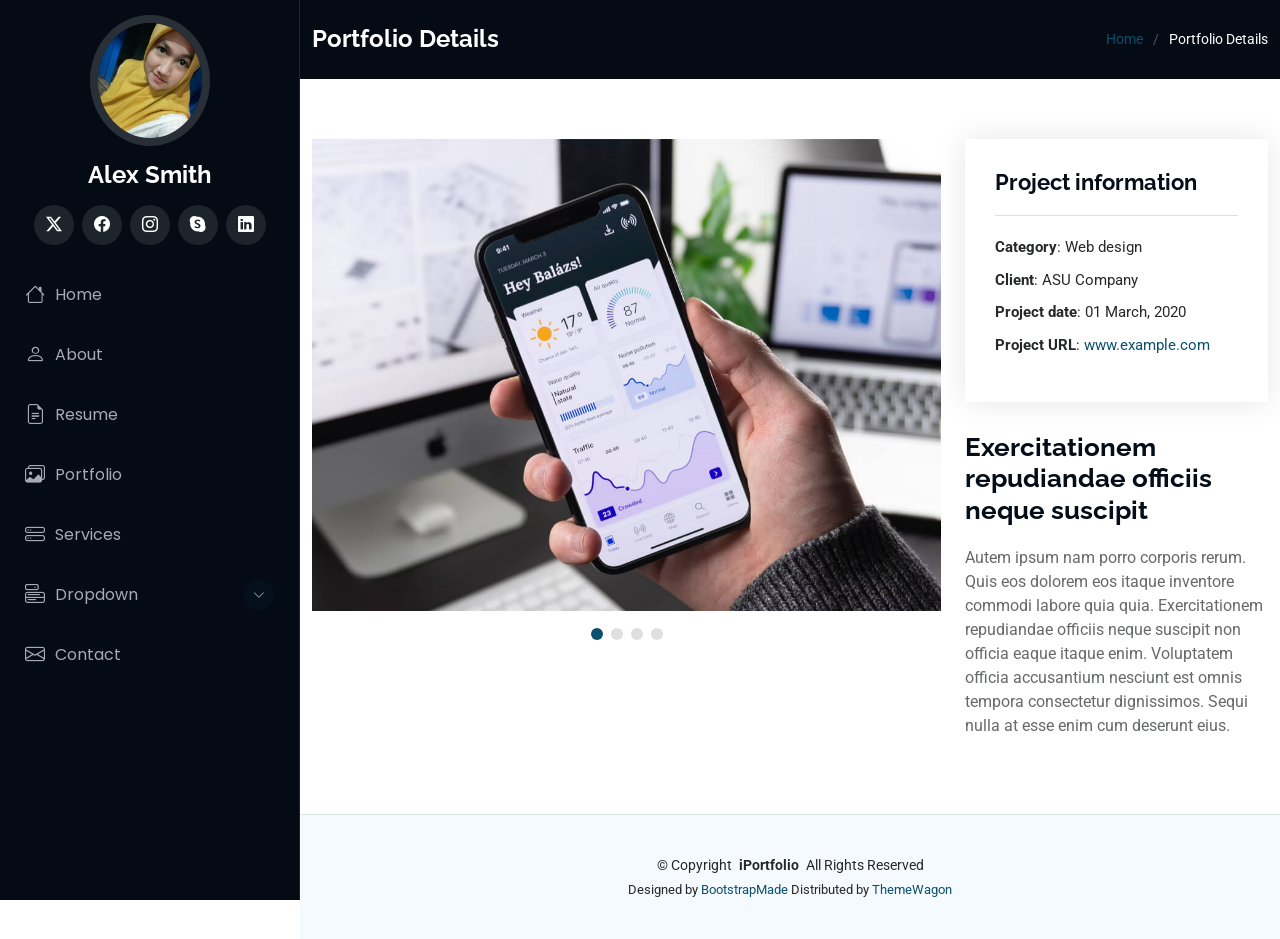
<file: portfolio-details.html>
<!DOCTYPE html>
<html lang="en">

<head>
  <meta charset="utf-8">
  <meta content="width=device-width, initial-scale=1.0" name="viewport">
  <title>Portfolio Details - iPortfolio Bootstrap Template</title>
  <meta content="" name="description">
  <meta content="" name="keywords">

  <!-- Favicons -->
  <link href="assets/img/favicon.png" rel="icon">
  <link href="assets/img/apple-touch-icon.png" rel="apple-touch-icon">

  <!-- Fonts -->
  <link href="https://fonts.googleapis.com" rel="preconnect">
  <link href="https://fonts.gstatic.com" rel="preconnect" crossorigin>
  <link href="https://fonts.googleapis.com/css2?family=Roboto:ital,wght@0,100;0,300;0,400;0,500;0,700;0,900;1,100;1,300;1,400;1,500;1,700;1,900&family=Poppins:ital,wght@0,100;0,200;0,300;0,400;0,500;0,600;0,700;0,800;0,900;1,100;1,200;1,300;1,400;1,500;1,600;1,700;1,800;1,900&family=Raleway:ital,wght@0,100;0,200;0,300;0,400;0,500;0,600;0,700;0,800;0,900;1,100;1,200;1,300;1,400;1,500;1,600;1,700;1,800;1,900&display=swap" rel="stylesheet">

  <!-- Vendor CSS Files -->
  <link href="assets/vendor/bootstrap/css/bootstrap.min.css" rel="stylesheet">
  <link href="assets/vendor/bootstrap-icons/bootstrap-icons.css" rel="stylesheet">
  <link href="assets/vendor/aos/aos.css" rel="stylesheet">
  <link href="assets/vendor/glightbox/css/glightbox.min.css" rel="stylesheet">
  <link href="assets/vendor/swiper/swiper-bundle.min.css" rel="stylesheet">

  <!-- Main CSS File -->
  <link href="assets/css/main.css" rel="stylesheet">

  <!-- =======================================================
  * Template Name: iPortfolio
  * Template URL: https://bootstrapmade.com/iportfolio-bootstrap-portfolio-websites-template/
  * Updated: Jun 29 2024 with Bootstrap v5.3.3
  * Author: BootstrapMade.com
  * License: https://bootstrapmade.com/license/
  ======================================================== -->
</head>

<body class="portfolio-details-page">

  <header id="header" class="header dark-background d-flex flex-column">
    <i class="header-toggle d-xl-none bi bi-list"></i>

    <div class="profile-img">
      <img src="assets/img/my-profile-img.jpg" alt="" class="img-fluid rounded-circle">
    </div>

    <a href="index.html" class="logo d-flex align-items-center justify-content-center">
      <!-- Uncomment the line below if you also wish to use an image logo -->
      <!-- <img src="assets/img/logo.png" alt=""> -->
      <h1 class="sitename">Alex Smith</h1>
    </a>

    <div class="social-links text-center">
      <a href="#" class="twitter"><i class="bi bi-twitter-x"></i></a>
      <a href="#" class="facebook"><i class="bi bi-facebook"></i></a>
      <a href="#" class="instagram"><i class="bi bi-instagram"></i></a>
      <a href="#" class="google-plus"><i class="bi bi-skype"></i></a>
      <a href="#" class="linkedin"><i class="bi bi-linkedin"></i></a>
    </div>

    <nav id="navmenu" class="navmenu">
      <ul>
        <li><a href="#hero"><i class="bi bi-house navicon"></i>Home</a></li>
        <li><a href="#about"><i class="bi bi-person navicon"></i> About</a></li>
        <li><a href="#resume"><i class="bi bi-file-earmark-text navicon"></i> Resume</a></li>
        <li><a href="#portfolio"><i class="bi bi-images navicon"></i> Portfolio</a></li>
        <li><a href="#services"><i class="bi bi-hdd-stack navicon"></i> Services</a></li>
        <li class="dropdown"><a href="#"><i class="bi bi-menu-button navicon"></i> <span>Dropdown</span> <i class="bi bi-chevron-down toggle-dropdown"></i></a>
          <ul>
            <li><a href="#">Dropdown 1</a></li>
            <li class="dropdown"><a href="#"><span>Deep Dropdown</span> <i class="bi bi-chevron-down toggle-dropdown"></i></a>
              <ul>
                <li><a href="#">Deep Dropdown 1</a></li>
                <li><a href="#">Deep Dropdown 2</a></li>
                <li><a href="#">Deep Dropdown 3</a></li>
                <li><a href="#">Deep Dropdown 4</a></li>
                <li><a href="#">Deep Dropdown 5</a></li>
              </ul>
            </li>
            <li><a href="#">Dropdown 2</a></li>
            <li><a href="#">Dropdown 3</a></li>
            <li><a href="#">Dropdown 4</a></li>
          </ul>
        </li>
        <li><a href="#contact"><i class="bi bi-envelope navicon"></i> Contact</a></li>
      </ul>
    </nav>

  </header>

  <main class="main">

    <!-- Page Title -->
    <div class="page-title dark-background">
      <div class="container d-lg-flex justify-content-between align-items-center">
        <h1 class="mb-2 mb-lg-0">Portfolio Details</h1>
        <nav class="breadcrumbs">
          <ol>
            <li><a href="index.html">Home</a></li>
            <li class="current">Portfolio Details</li>
          </ol>
        </nav>
      </div>
    </div><!-- End Page Title -->

    <!-- Portfolio Details Section -->
    <section id="portfolio-details" class="portfolio-details section">

      <div class="container" data-aos="fade-up" data-aos-delay="100">

        <div class="row gy-4">

          <div class="col-lg-8">
            <div class="portfolio-details-slider swiper init-swiper">

              <script type="application/json" class="swiper-config">
                {
                  "loop": true,
                  "speed": 600,
                  "autoplay": {
                    "delay": 5000
                  },
                  "slidesPerView": "auto",
                  "pagination": {
                    "el": ".swiper-pagination",
                    "type": "bullets",
                    "clickable": true
                  }
                }
              </script>

              <div class="swiper-wrapper align-items-center">

                <div class="swiper-slide">
                  <img src="assets/img/portfolio/app-1.jpg" alt="">
                </div>

                <div class="swiper-slide">
                  <img src="assets/img/portfolio/product-1.jpg" alt="">
                </div>

                <div class="swiper-slide">
                  <img src="assets/img/portfolio/branding-1.jpg" alt="">
                </div>

                <div class="swiper-slide">
                  <img src="assets/img/portfolio/books-1.jpg" alt="">
                </div>

              </div>
              <div class="swiper-pagination"></div>
            </div>
          </div>

          <div class="col-lg-4">
            <div class="portfolio-info" data-aos="fade-up" data-aos-delay="200">
              <h3>Project information</h3>
              <ul>
                <li><strong>Category</strong>: Web design</li>
                <li><strong>Client</strong>: ASU Company</li>
                <li><strong>Project date</strong>: 01 March, 2020</li>
                <li><strong>Project URL</strong>: <a href="#">www.example.com</a></li>
              </ul>
            </div>
            <div class="portfolio-description" data-aos="fade-up" data-aos-delay="300">
              <h2>Exercitationem repudiandae officiis neque suscipit</h2>
              <p>
                Autem ipsum nam porro corporis rerum. Quis eos dolorem eos itaque inventore commodi labore quia quia. Exercitationem repudiandae officiis neque suscipit non officia eaque itaque enim. Voluptatem officia accusantium nesciunt est omnis tempora consectetur dignissimos. Sequi nulla at esse enim cum deserunt eius.
              </p>
            </div>
          </div>

        </div>

      </div>

    </section><!-- /Portfolio Details Section -->

  </main>

  <footer id="footer" class="footer position-relative light-background">

    <div class="container">
      <div class="copyright text-center ">
        <p>© <span>Copyright</span> <strong class="px-1 sitename">iPortfolio</strong> <span>All Rights Reserved</span></p>
      </div>
      <div class="credits">
        <!-- All the links in the footer should remain intact. -->
        <!-- You can delete the links only if you've purchased the pro version. -->
        <!-- Licensing information: https://bootstrapmade.com/license/ -->
        <!-- Purchase the pro version with working PHP/AJAX contact form: [buy-url] -->
        Designed by <a href="https://bootstrapmade.com/">BootstrapMade</a> Distributed by <a href="https://themewagon.com">ThemeWagon</a>
      </div>
    </div>

  </footer>

  <!-- Scroll Top -->
  <a href="#" id="scroll-top" class="scroll-top d-flex align-items-center justify-content-center"><i class="bi bi-arrow-up-short"></i></a>

  <!-- Preloader -->
  <div id="preloader"></div>

  <!-- Vendor JS Files -->
  <script src="assets/vendor/bootstrap/js/bootstrap.bundle.min.js"></script>
  <script src="assets/vendor/php-email-form/validate.js"></script>
  <script src="assets/vendor/aos/aos.js"></script>
  <script src="assets/vendor/typed.js/typed.umd.js"></script>
  <script src="assets/vendor/purecounter/purecounter_vanilla.js"></script>
  <script src="assets/vendor/waypoints/noframework.waypoints.js"></script>
  <script src="assets/vendor/glightbox/js/glightbox.min.js"></script>
  <script src="assets/vendor/imagesloaded/imagesloaded.pkgd.min.js"></script>
  <script src="assets/vendor/isotope-layout/isotope.pkgd.min.js"></script>
  <script src="assets/vendor/swiper/swiper-bundle.min.js"></script>

  <!-- Main JS File -->
  <script src="assets/js/main.js"></script>

</body>

</html>
</file>
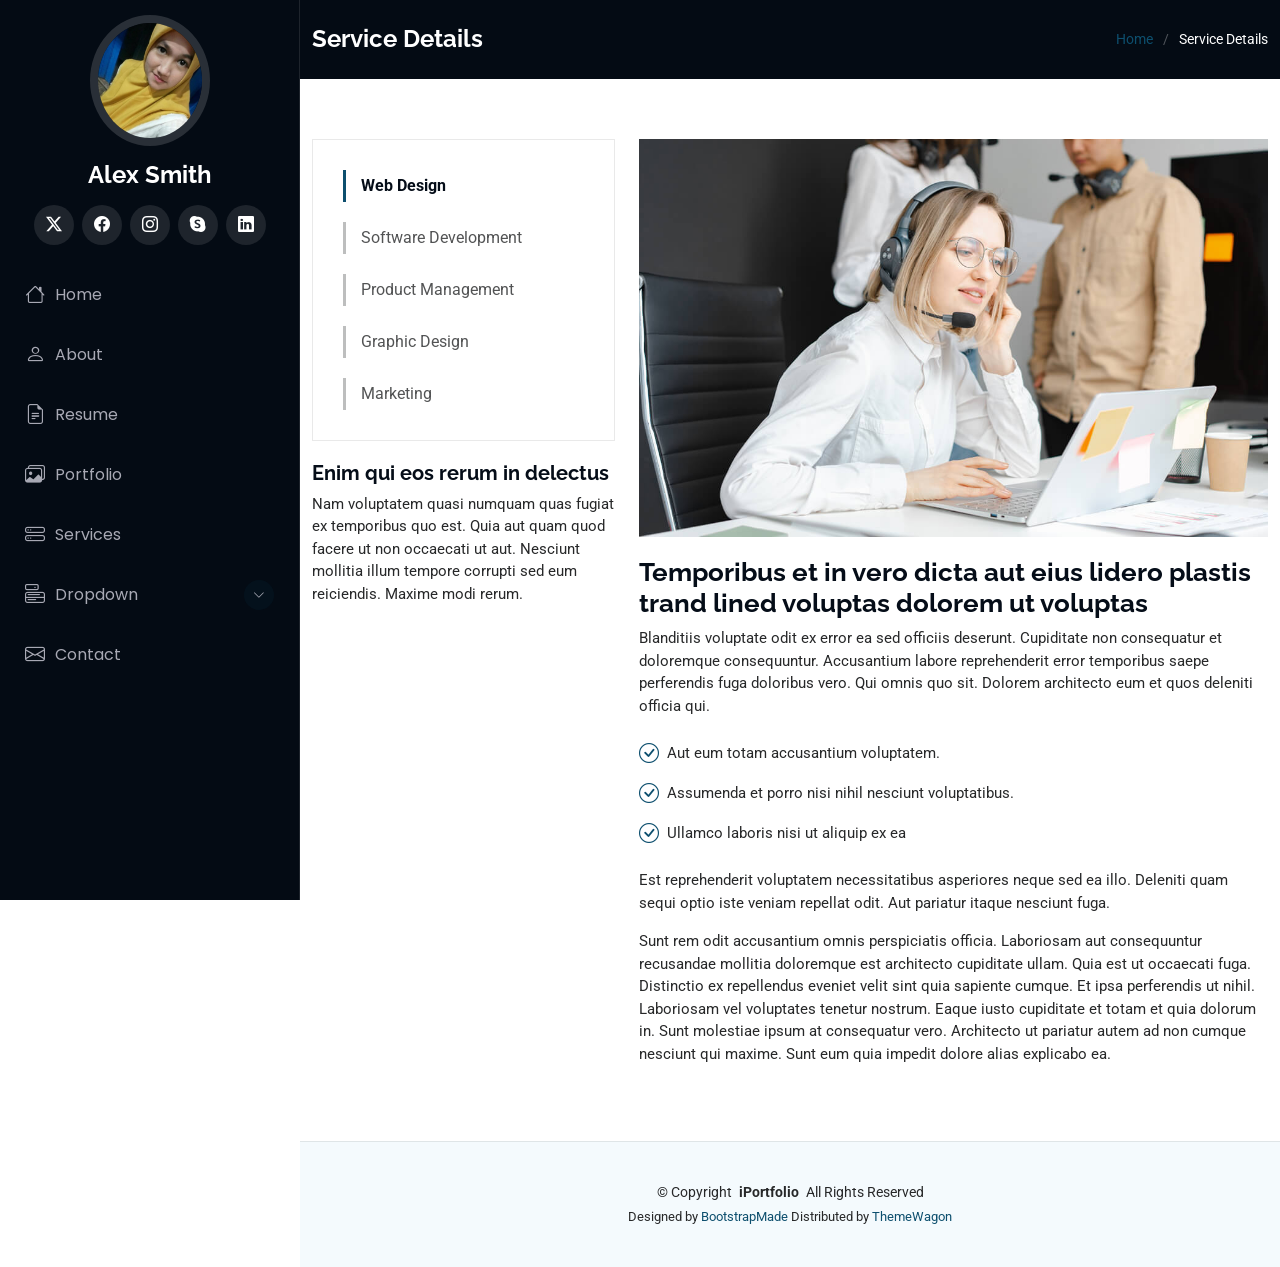
<file: service-details.html>
<!DOCTYPE html>
<html lang="en">

<head>
  <meta charset="utf-8">
  <meta content="width=device-width, initial-scale=1.0" name="viewport">
  <title>Service Details - iPortfolio Bootstrap Template</title>
  <meta content="" name="description">
  <meta content="" name="keywords">

  <!-- Favicons -->
  <link href="assets/img/favicon.png" rel="icon">
  <link href="assets/img/apple-touch-icon.png" rel="apple-touch-icon">

  <!-- Fonts -->
  <link href="https://fonts.googleapis.com" rel="preconnect">
  <link href="https://fonts.gstatic.com" rel="preconnect" crossorigin>
  <link href="https://fonts.googleapis.com/css2?family=Roboto:ital,wght@0,100;0,300;0,400;0,500;0,700;0,900;1,100;1,300;1,400;1,500;1,700;1,900&family=Poppins:ital,wght@0,100;0,200;0,300;0,400;0,500;0,600;0,700;0,800;0,900;1,100;1,200;1,300;1,400;1,500;1,600;1,700;1,800;1,900&family=Raleway:ital,wght@0,100;0,200;0,300;0,400;0,500;0,600;0,700;0,800;0,900;1,100;1,200;1,300;1,400;1,500;1,600;1,700;1,800;1,900&display=swap" rel="stylesheet">

  <!-- Vendor CSS Files -->
  <link href="assets/vendor/bootstrap/css/bootstrap.min.css" rel="stylesheet">
  <link href="assets/vendor/bootstrap-icons/bootstrap-icons.css" rel="stylesheet">
  <link href="assets/vendor/aos/aos.css" rel="stylesheet">
  <link href="assets/vendor/glightbox/css/glightbox.min.css" rel="stylesheet">
  <link href="assets/vendor/swiper/swiper-bundle.min.css" rel="stylesheet">

  <!-- Main CSS File -->
  <link href="assets/css/main.css" rel="stylesheet">

  <!-- =======================================================
  * Template Name: iPortfolio
  * Template URL: https://bootstrapmade.com/iportfolio-bootstrap-portfolio-websites-template/
  * Updated: Jun 29 2024 with Bootstrap v5.3.3
  * Author: BootstrapMade.com
  * License: https://bootstrapmade.com/license/
  ======================================================== -->
</head>

<body class="service-details-page">

  <header id="header" class="header dark-background d-flex flex-column">
    <i class="header-toggle d-xl-none bi bi-list"></i>

    <div class="profile-img">
      <img src="assets/img/my-profile-img.jpg" alt="" class="img-fluid rounded-circle">
    </div>

    <a href="index.html" class="logo d-flex align-items-center justify-content-center">
      <!-- Uncomment the line below if you also wish to use an image logo -->
      <!-- <img src="assets/img/logo.png" alt=""> -->
      <h1 class="sitename">Alex Smith</h1>
    </a>

    <div class="social-links text-center">
      <a href="#" class="twitter"><i class="bi bi-twitter-x"></i></a>
      <a href="#" class="facebook"><i class="bi bi-facebook"></i></a>
      <a href="#" class="instagram"><i class="bi bi-instagram"></i></a>
      <a href="#" class="google-plus"><i class="bi bi-skype"></i></a>
      <a href="#" class="linkedin"><i class="bi bi-linkedin"></i></a>
    </div>

    <nav id="navmenu" class="navmenu">
      <ul>
        <li><a href="#hero"><i class="bi bi-house navicon"></i>Home</a></li>
        <li><a href="#about"><i class="bi bi-person navicon"></i> About</a></li>
        <li><a href="#resume"><i class="bi bi-file-earmark-text navicon"></i> Resume</a></li>
        <li><a href="#portfolio"><i class="bi bi-images navicon"></i> Portfolio</a></li>
        <li><a href="#services"><i class="bi bi-hdd-stack navicon"></i> Services</a></li>
        <li class="dropdown"><a href="#"><i class="bi bi-menu-button navicon"></i> <span>Dropdown</span> <i class="bi bi-chevron-down toggle-dropdown"></i></a>
          <ul>
            <li><a href="#">Dropdown 1</a></li>
            <li class="dropdown"><a href="#"><span>Deep Dropdown</span> <i class="bi bi-chevron-down toggle-dropdown"></i></a>
              <ul>
                <li><a href="#">Deep Dropdown 1</a></li>
                <li><a href="#">Deep Dropdown 2</a></li>
                <li><a href="#">Deep Dropdown 3</a></li>
                <li><a href="#">Deep Dropdown 4</a></li>
                <li><a href="#">Deep Dropdown 5</a></li>
              </ul>
            </li>
            <li><a href="#">Dropdown 2</a></li>
            <li><a href="#">Dropdown 3</a></li>
            <li><a href="#">Dropdown 4</a></li>
          </ul>
        </li>
        <li><a href="#contact"><i class="bi bi-envelope navicon"></i> Contact</a></li>
      </ul>
    </nav>

  </header>

  <main class="main">

    <!-- Page Title -->
    <div class="page-title dark-background">
      <div class="container d-lg-flex justify-content-between align-items-center">
        <h1 class="mb-2 mb-lg-0">Service Details</h1>
        <nav class="breadcrumbs">
          <ol>
            <li><a href="index.html">Home</a></li>
            <li class="current">Service Details</li>
          </ol>
        </nav>
      </div>
    </div><!-- End Page Title -->

    <!-- Service Details Section -->
    <section id="service-details" class="service-details section">

      <div class="container">

        <div class="row gy-4">

          <div class="col-lg-4" data-aos="fade-up" data-aos-delay="100">
            <div class="services-list">
              <a href="#" class="active">Web Design</a>
              <a href="#">Software Development</a>
              <a href="#">Product Management</a>
              <a href="#">Graphic Design</a>
              <a href="#">Marketing</a>
            </div>

            <h4>Enim qui eos rerum in delectus</h4>
            <p>Nam voluptatem quasi numquam quas fugiat ex temporibus quo est. Quia aut quam quod facere ut non occaecati ut aut. Nesciunt mollitia illum tempore corrupti sed eum reiciendis. Maxime modi rerum.</p>
          </div>

          <div class="col-lg-8" data-aos="fade-up" data-aos-delay="200">
            <img src="assets/img/services.jpg" alt="" class="img-fluid services-img">
            <h3>Temporibus et in vero dicta aut eius lidero plastis trand lined voluptas dolorem ut voluptas</h3>
            <p>
              Blanditiis voluptate odit ex error ea sed officiis deserunt. Cupiditate non consequatur et doloremque consequuntur. Accusantium labore reprehenderit error temporibus saepe perferendis fuga doloribus vero. Qui omnis quo sit. Dolorem architecto eum et quos deleniti officia qui.
            </p>
            <ul>
              <li><i class="bi bi-check-circle"></i> <span>Aut eum totam accusantium voluptatem.</span></li>
              <li><i class="bi bi-check-circle"></i> <span>Assumenda et porro nisi nihil nesciunt voluptatibus.</span></li>
              <li><i class="bi bi-check-circle"></i> <span>Ullamco laboris nisi ut aliquip ex ea</span></li>
            </ul>
            <p>
              Est reprehenderit voluptatem necessitatibus asperiores neque sed ea illo. Deleniti quam sequi optio iste veniam repellat odit. Aut pariatur itaque nesciunt fuga.
            </p>
            <p>
              Sunt rem odit accusantium omnis perspiciatis officia. Laboriosam aut consequuntur recusandae mollitia doloremque est architecto cupiditate ullam. Quia est ut occaecati fuga. Distinctio ex repellendus eveniet velit sint quia sapiente cumque. Et ipsa perferendis ut nihil. Laboriosam vel voluptates tenetur nostrum. Eaque iusto cupiditate et totam et quia dolorum in. Sunt molestiae ipsum at consequatur vero. Architecto ut pariatur autem ad non cumque nesciunt qui maxime. Sunt eum quia impedit dolore alias explicabo ea.
            </p>
          </div>

        </div>

      </div>

    </section><!-- /Service Details Section -->

  </main>

  <footer id="footer" class="footer position-relative light-background">

    <div class="container">
      <div class="copyright text-center ">
        <p>© <span>Copyright</span> <strong class="px-1 sitename">iPortfolio</strong> <span>All Rights Reserved</span></p>
      </div>
      <div class="credits">
        <!-- All the links in the footer should remain intact. -->
        <!-- You can delete the links only if you've purchased the pro version. -->
        <!-- Licensing information: https://bootstrapmade.com/license/ -->
        <!-- Purchase the pro version with working PHP/AJAX contact form: [buy-url] -->
        Designed by <a href="https://bootstrapmade.com/">BootstrapMade</a> Distributed by <a href="https://themewagon.com">ThemeWagon</a>
      </div>
    </div>

  </footer>

  <!-- Scroll Top -->
  <a href="#" id="scroll-top" class="scroll-top d-flex align-items-center justify-content-center"><i class="bi bi-arrow-up-short"></i></a>

  <!-- Preloader -->
  <div id="preloader"></div>

  <!-- Vendor JS Files -->
  <script src="assets/vendor/bootstrap/js/bootstrap.bundle.min.js"></script>
  <script src="assets/vendor/php-email-form/validate.js"></script>
  <script src="assets/vendor/aos/aos.js"></script>
  <script src="assets/vendor/typed.js/typed.umd.js"></script>
  <script src="assets/vendor/purecounter/purecounter_vanilla.js"></script>
  <script src="assets/vendor/waypoints/noframework.waypoints.js"></script>
  <script src="assets/vendor/glightbox/js/glightbox.min.js"></script>
  <script src="assets/vendor/imagesloaded/imagesloaded.pkgd.min.js"></script>
  <script src="assets/vendor/isotope-layout/isotope.pkgd.min.js"></script>
  <script src="assets/vendor/swiper/swiper-bundle.min.js"></script>

  <!-- Main JS File -->
  <script src="assets/js/main.js"></script>

</body>

</html>
</file>
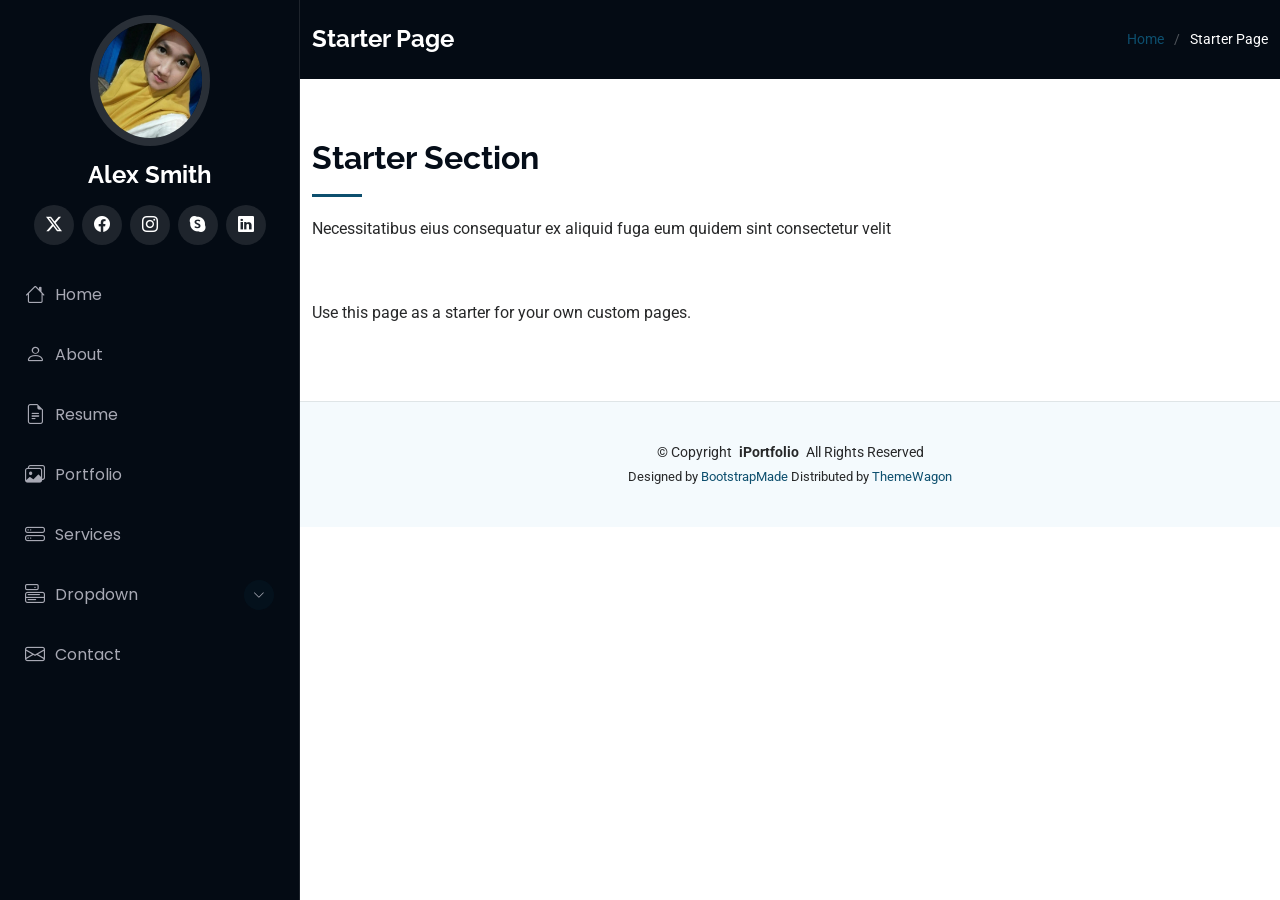
<file: starter-page.html>
<!DOCTYPE html>
<html lang="en">

<head>
  <meta charset="utf-8">
  <meta content="width=device-width, initial-scale=1.0" name="viewport">
  <title>Starter Page - iPortfolio Bootstrap Template</title>
  <meta content="" name="description">
  <meta content="" name="keywords">

  <!-- Favicons -->
  <link href="assets/img/favicon.png" rel="icon">
  <link href="assets/img/apple-touch-icon.png" rel="apple-touch-icon">

  <!-- Fonts -->
  <link href="https://fonts.googleapis.com" rel="preconnect">
  <link href="https://fonts.gstatic.com" rel="preconnect" crossorigin>
  <link href="https://fonts.googleapis.com/css2?family=Roboto:ital,wght@0,100;0,300;0,400;0,500;0,700;0,900;1,100;1,300;1,400;1,500;1,700;1,900&family=Poppins:ital,wght@0,100;0,200;0,300;0,400;0,500;0,600;0,700;0,800;0,900;1,100;1,200;1,300;1,400;1,500;1,600;1,700;1,800;1,900&family=Raleway:ital,wght@0,100;0,200;0,300;0,400;0,500;0,600;0,700;0,800;0,900;1,100;1,200;1,300;1,400;1,500;1,600;1,700;1,800;1,900&display=swap" rel="stylesheet">

  <!-- Vendor CSS Files -->
  <link href="assets/vendor/bootstrap/css/bootstrap.min.css" rel="stylesheet">
  <link href="assets/vendor/bootstrap-icons/bootstrap-icons.css" rel="stylesheet">
  <link href="assets/vendor/aos/aos.css" rel="stylesheet">
  <link href="assets/vendor/glightbox/css/glightbox.min.css" rel="stylesheet">
  <link href="assets/vendor/swiper/swiper-bundle.min.css" rel="stylesheet">

  <!-- Main CSS File -->
  <link href="assets/css/main.css" rel="stylesheet">

  <!-- =======================================================
  * Template Name: iPortfolio
  * Template URL: https://bootstrapmade.com/iportfolio-bootstrap-portfolio-websites-template/
  * Updated: Jun 29 2024 with Bootstrap v5.3.3
  * Author: BootstrapMade.com
  * License: https://bootstrapmade.com/license/
  ======================================================== -->
</head>

<body class="starter-page-page">

  <header id="header" class="header dark-background d-flex flex-column">
    <i class="header-toggle d-xl-none bi bi-list"></i>

    <div class="profile-img">
      <img src="assets/img/my-profile-img.jpg" alt="" class="img-fluid rounded-circle">
    </div>

    <a href="index.html" class="logo d-flex align-items-center justify-content-center">
      <!-- Uncomment the line below if you also wish to use an image logo -->
      <!-- <img src="assets/img/logo.png" alt=""> -->
      <h1 class="sitename">Alex Smith</h1>
    </a>

    <div class="social-links text-center">
      <a href="#" class="twitter"><i class="bi bi-twitter-x"></i></a>
      <a href="#" class="facebook"><i class="bi bi-facebook"></i></a>
      <a href="#" class="instagram"><i class="bi bi-instagram"></i></a>
      <a href="#" class="google-plus"><i class="bi bi-skype"></i></a>
      <a href="#" class="linkedin"><i class="bi bi-linkedin"></i></a>
    </div>

    <nav id="navmenu" class="navmenu">
      <ul>
        <li><a href="#hero"><i class="bi bi-house navicon"></i>Home</a></li>
        <li><a href="#about"><i class="bi bi-person navicon"></i> About</a></li>
        <li><a href="#resume"><i class="bi bi-file-earmark-text navicon"></i> Resume</a></li>
        <li><a href="#portfolio"><i class="bi bi-images navicon"></i> Portfolio</a></li>
        <li><a href="#services"><i class="bi bi-hdd-stack navicon"></i> Services</a></li>
        <li class="dropdown"><a href="#"><i class="bi bi-menu-button navicon"></i> <span>Dropdown</span> <i class="bi bi-chevron-down toggle-dropdown"></i></a>
          <ul>
            <li><a href="#">Dropdown 1</a></li>
            <li class="dropdown"><a href="#"><span>Deep Dropdown</span> <i class="bi bi-chevron-down toggle-dropdown"></i></a>
              <ul>
                <li><a href="#">Deep Dropdown 1</a></li>
                <li><a href="#">Deep Dropdown 2</a></li>
                <li><a href="#">Deep Dropdown 3</a></li>
                <li><a href="#">Deep Dropdown 4</a></li>
                <li><a href="#">Deep Dropdown 5</a></li>
              </ul>
            </li>
            <li><a href="#">Dropdown 2</a></li>
            <li><a href="#">Dropdown 3</a></li>
            <li><a href="#">Dropdown 4</a></li>
          </ul>
        </li>
        <li><a href="#contact"><i class="bi bi-envelope navicon"></i> Contact</a></li>
      </ul>
    </nav>

  </header>

  <main class="main">

    <!-- Page Title -->
    <div class="page-title dark-background">
      <div class="container d-lg-flex justify-content-between align-items-center">
        <h1 class="mb-2 mb-lg-0">Starter Page</h1>
        <nav class="breadcrumbs">
          <ol>
            <li><a href="index.html">Home</a></li>
            <li class="current">Starter Page</li>
          </ol>
        </nav>
      </div>
    </div><!-- End Page Title -->

    <!-- Starter Section Section -->
    <section id="starter-section" class="starter-section section">

      <!-- Section Title -->
      <div class="container section-title" data-aos="fade-up">
        <h2>Starter Section</h2>
        <p>Necessitatibus eius consequatur ex aliquid fuga eum quidem sint consectetur velit</p>
      </div><!-- End Section Title -->

      <div class="container" data-aos="fade-up">
        <p>Use this page as a starter for your own custom pages.</p>
      </div>

    </section><!-- /Starter Section Section -->

  </main>

  <footer id="footer" class="footer position-relative light-background">

    <div class="container">
      <div class="copyright text-center ">
        <p>© <span>Copyright</span> <strong class="px-1 sitename">iPortfolio</strong> <span>All Rights Reserved</span></p>
      </div>
      <div class="credits">
        <!-- All the links in the footer should remain intact. -->
        <!-- You can delete the links only if you've purchased the pro version. -->
        <!-- Licensing information: https://bootstrapmade.com/license/ -->
        <!-- Purchase the pro version with working PHP/AJAX contact form: [buy-url] -->
        Designed by <a href="https://bootstrapmade.com/">BootstrapMade</a> Distributed by <a href="https://themewagon.com">ThemeWagon</a>
      </div>
    </div>

  </footer>

  <!-- Scroll Top -->
  <a href="#" id="scroll-top" class="scroll-top d-flex align-items-center justify-content-center"><i class="bi bi-arrow-up-short"></i></a>

  <!-- Preloader -->
  <div id="preloader"></div>

  <!-- Vendor JS Files -->
  <script src="assets/vendor/bootstrap/js/bootstrap.bundle.min.js"></script>
  <script src="assets/vendor/php-email-form/validate.js"></script>
  <script src="assets/vendor/aos/aos.js"></script>
  <script src="assets/vendor/typed.js/typed.umd.js"></script>
  <script src="assets/vendor/purecounter/purecounter_vanilla.js"></script>
  <script src="assets/vendor/waypoints/noframework.waypoints.js"></script>
  <script src="assets/vendor/glightbox/js/glightbox.min.js"></script>
  <script src="assets/vendor/imagesloaded/imagesloaded.pkgd.min.js"></script>
  <script src="assets/vendor/isotope-layout/isotope.pkgd.min.js"></script>
  <script src="assets/vendor/swiper/swiper-bundle.min.js"></script>

  <!-- Main JS File -->
  <script src="assets/js/main.js"></script>

</body>

</html>
</file>
<file: assets/css/main.css>
/* Fonts */
:root {
  --default-font: "Roboto",  system-ui, -apple-system, "Segoe UI", Roboto, "Helvetica Neue", Arial, "Noto Sans", "Liberation Sans", sans-serif, "Apple Color Emoji", "Segoe UI Emoji", "Segoe UI Symbol", "Noto Color Emoji";
  --heading-font: "Raleway",  sans-serif;
  --nav-font: "Poppins",  sans-serif;
}

/* Global Colors - The following color variables are used throughout the website. Updating them here will change the color scheme of the entire website */
:root { 
  --background-color: #ffffff; /* Background color for the entire website, including individual sections */
  --default-color: #272829; /* Default color used for the majority of the text content across the entire website */
  --heading-color: #050d18; /* Color for headings, subheadings and title throughout the website */
  --accent-color: #0d4f6e; /* Accent color that represents your brand on the website. It's used for buttons, links, and other elements that need to stand out */
  --surface-color: #ffffff; /* The surface color is used as a background of boxed elements within sections, such as cards, icon boxes, or other elements that require a visual separation from the global background. */
  --contrast-color: #ffffff; /* Contrast color for text, ensuring readability against backgrounds of accent, heading, or default colors. */
}

/* Nav Menu Colors - The following color variables are used specifically for the navigation menu. They are separate from the global colors to allow for more customization options */
:root {
  --nav-color: #a8a9b4;  /* The default color of the main navmenu links */
  --nav-hover-color: #ffffff; /* Applied to main navmenu links when they are hovered over or active */
  --nav-mobile-background-color: #040b14; /* Used as the background color for mobile navigation menu */
  --nav-dropdown-background-color: #040b14; /* Used as the background color for dropdown items that appear when hovering over primary navigation items */
  --nav-dropdown-color: #a8a9b4; /* Used for navigation links of the dropdown items in the navigation menu. */
  --nav-dropdown-hover-color: #ffffff; /* Similar to --nav-hover-color, this color is applied to dropdown navigation links when they are hovered over. */
}

/* Color Presets - These classes override global colors when applied to any section or element, providing reuse of the sam color scheme. */

.light-background {
  --background-color: #f4fafd;
  --surface-color: #ffffff;
}

.dark-background {
  --background-color: #040b14;
  --default-color: #ffffff;
  --heading-color: #ffffff;
  --surface-color: #151f2b;
  --contrast-color: #ffffff;
}

/* Smooth scroll */
:root {
  scroll-behavior: smooth;
}

/*--------------------------------------------------------------
# General Styling & Shared Classes
--------------------------------------------------------------*/
body {
  color: var(--default-color);
  background-color: var(--background-color);
  font-family: var(--default-font);
}

a {
  color: var(--accent-color);
  text-decoration: none;
  transition: 0.3s;
}

a:hover {
  color: color-mix(in srgb, var(--accent-color), transparent 25%);
  text-decoration: none;
}

h1,
h2,
h3,
h4,
h5,
h6 {
  color: var(--heading-color);
  font-family: var(--heading-font);
}

/* PHP Email Form Messages
------------------------------*/
.php-email-form .error-message {
  display: none;
  background: #df1529;
  color: #ffffff;
  text-align: left;
  padding: 15px;
  margin-bottom: 24px;
  font-weight: 600;
}

.php-email-form .sent-message {
  display: none;
  color: #ffffff;
  background: #059652;
  text-align: center;
  padding: 15px;
  margin-bottom: 24px;
  font-weight: 600;
}

.php-email-form .loading {
  display: none;
  background: var(--surface-color);
  text-align: center;
  padding: 15px;
  margin-bottom: 24px;
}

.php-email-form .loading:before {
  content: "";
  display: inline-block;
  border-radius: 50%;
  width: 24px;
  height: 24px;
  margin: 0 10px -6px 0;
  border: 3px solid var(--accent-color);
  border-top-color: var(--surface-color);
  animation: php-email-form-loading 1s linear infinite;
}

@keyframes php-email-form-loading {
  0% {
    transform: rotate(0deg);
  }

  100% {
    transform: rotate(360deg);
  }
}

/*--------------------------------------------------------------
# Global Header
--------------------------------------------------------------*/
.header {
  color: var(--default-color);
  background-color: var(--background-color);
  position: fixed;
  top: 0;
  left: 0;
  bottom: 0;
  padding: 0 15px;
  width: 300px;
  transition: all ease-in-out 0.3s;
  overflow-y: auto;
  z-index: 997;
  border-right: 1px solid color-mix(in srgb, var(--default-color), transparent 90%);
}

.header .profile-img img {
  margin: 15px auto;
  display: block;
  width: 120px;
  border: 8px solid color-mix(in srgb, var(--default-color), transparent 85%);
}

.header .logo {
  line-height: 1;
  margin-bottom: 15px;
}

.header .logo img {
  max-height: 32px;
  margin-right: 8px;
}

.header .logo h1 {
  font-size: 24px;
  margin: 0;
  font-weight: 700;
  color: var(--heading-color);
}

.header .social-links {
  margin: 0 0 20px 0;
}

.header .social-links a {
  font-size: 16px;
  display: inline-flex;
  align-items: center;
  justify-content: center;
  background: color-mix(in srgb, var(--default-color), transparent 90%);
  color: var(--default-color);
  margin: 0 2px;
  border-radius: 50%;
  text-align: center;
  width: 40px;
  height: 40px;
  transition: 0.3s;
}

.header .social-links a:hover {
  color: var(--contrast-color);
  background: var(--accent-color);
}

@media (min-width: 1200px) {

  .header~main,
  .header~#footer {
    margin-left: 300px;
  }
}

@media (max-width: 1199px) {
  .header {
    left: -100%;
  }
}

.header.header-show {
  left: 0;
}

.header .header-toggle {
  color: var(--contrast-color);
  background-color: var(--accent-color);
  font-size: 22px;
  display: flex;
  align-items: center;
  justify-content: center;
  width: 40px;
  height: 40px;
  border-radius: 50%;
  cursor: pointer;
  position: fixed;
  top: 15px;
  right: 15px;
  z-index: 9999;
  transition: background-color 0.3s;
}

.header .header-toggle:hover {
  color: var(--contrast-color);
  background-color: color-mix(in srgb, var(--accent-color) 90%, white 15%);
}

/*--------------------------------------------------------------
# Navigation Menu
--------------------------------------------------------------*/
.mobile-nav-toggle {
  display: none;
}

.navmenu {
  padding: 0;
  z-index: 9997;
}

.navmenu ul {
  list-style: none;
  padding: 0 0 20px 0;
  margin: 0;
}

.navmenu a,
.navmenu a:focus {
  color: var(--nav-color);
  padding: 15px 10px;
  font-family: var(--nav-font);
  font-size: 16px;
  font-weight: 400;
  display: flex;
  align-items: center;
  white-space: nowrap;
  transition: 0.3s;
  width: 100%;
}

.navmenu a .navicon,
.navmenu a:focus .navicon {
  font-size: 20px;
  margin-right: 10px;
}

.navmenu a .toggle-dropdown,
.navmenu a:focus .toggle-dropdown {
  font-size: 12px;
  line-height: 0;
  margin-left: auto;
  width: 30px;
  height: 30px;
  display: flex;
  align-items: center;
  justify-content: center;
  border-radius: 50%;
  transition: 0.3s;
  flex-shrink: 0;
  background-color: color-mix(in srgb, var(--accent-color), transparent 90%);
}

.navmenu a .toggle-dropdown:hover,
.navmenu a:focus .toggle-dropdown:hover {
  background-color: var(--accent-color);
  color: var(--contrast-color);
}

.navmenu a:hover,
.navmenu .active,
.navmenu .active:focus {
  color: var(--nav-hover-color);
}

.navmenu a:hover .navicon,
.navmenu .active .navicon,
.navmenu .active:focus .navicon {
  color: var(--accent-color);
}

.navmenu .active .toggle-dropdown,
.navmenu .active:focus .toggle-dropdown {
  background-color: var(--accent-color);
  color: var(--contrast-color);
  transform: rotate(180deg);
}

.navmenu .dropdown {
  display: block;
}

.navmenu .dropdown a,
.navmenu .dropdown a:focus {
  color: --nav-dropdown-color;
}

.navmenu .dropdown a:hover,
.navmenu .dropdown .active,
.navmenu .dropdown .active:focus {
  color: var(--nav-dropdown-hover-color);
}

.navmenu .dropdown ul {
  position: static;
  display: none;
  z-index: 99;
  padding: 5px 10px;
  margin: 5px 10px;
  background-color: var(--nav-dropdown-background-color);
  border: 1px solid color-mix(in srgb, var(--default-color), transparent 90%);
  box-shadow: none;
  transition: all 0.5s ease-in-out;
}

.navmenu .dropdown ul ul {
  background-color: rgba(33, 37, 41, 0.1);
}

.navmenu .dropdown>.dropdown-active {
  display: block;
  background-color: rgba(33, 37, 41, 0.03);
}

/*--------------------------------------------------------------
# Global Footer
--------------------------------------------------------------*/
.footer {
  color: var(--default-color);
  background-color: var(--background-color);
  font-size: 14px;
  padding: 40px 0;
  position: relative;
  border-top: 1px solid color-mix(in srgb, var(--default-color), transparent 90%);
}

.footer .copyright p {
  margin-bottom: 0;
}

.footer .credits {
  margin-top: 4px;
  font-size: 13px;
  text-align: center;
}

/*--------------------------------------------------------------
# Preloader
--------------------------------------------------------------*/
#preloader {
  position: fixed;
  inset: 0;
  z-index: 999999;
  overflow: hidden;
  background: var(--background-color);
  transition: all 0.6s ease-out;
}

#preloader:before {
  content: "";
  position: fixed;
  top: calc(50% - 30px);
  left: calc(50% - 30px);
  border: 6px solid #ffffff;
  border-color: var(--accent-color) transparent var(--accent-color) transparent;
  border-radius: 50%;
  width: 60px;
  height: 60px;
  animation: animate-preloader 1.5s linear infinite;
}

@keyframes animate-preloader {
  0% {
    transform: rotate(0deg);
  }

  100% {
    transform: rotate(360deg);
  }
}

/*--------------------------------------------------------------
# Scroll Top Button
--------------------------------------------------------------*/
.scroll-top {
  position: fixed;
  visibility: hidden;
  opacity: 0;
  right: 15px;
  bottom: -15px;
  z-index: 99999;
  background-color: var(--accent-color);
  width: 44px;
  height: 44px;
  border-radius: 50px;
  transition: all 0.4s;
}

.scroll-top i {
  font-size: 24px;
  color: var(--contrast-color);
  line-height: 0;
}

.scroll-top:hover {
  background-color: color-mix(in srgb, var(--accent-color), transparent 20%);
  color: var(--contrast-color);
}

.scroll-top.active {
  visibility: visible;
  opacity: 1;
  bottom: 15px;
}

/*--------------------------------------------------------------
# Disable aos animation delay on mobile devices
--------------------------------------------------------------*/
@media screen and (max-width: 768px) {
  [data-aos-delay] {
    transition-delay: 0 !important;
  }
}

/*--------------------------------------------------------------
# Global Page Titles & Breadcrumbs
--------------------------------------------------------------*/
.page-title {
  color: var(--default-color);
  background-color: var(--background-color);
  padding: 25px 0;
  position: relative;
}

.page-title h1 {
  font-size: 24px;
  font-weight: 700;
}

.page-title .breadcrumbs ol {
  display: flex;
  flex-wrap: wrap;
  list-style: none;
  padding: 0;
  margin: 0;
  font-size: 14px;
  font-weight: 400;
}

.page-title .breadcrumbs ol li+li {
  padding-left: 10px;
}

.page-title .breadcrumbs ol li+li::before {
  content: "/";
  display: inline-block;
  padding-right: 10px;
  color: color-mix(in srgb, var(--default-color), transparent 70%);
}

/*--------------------------------------------------------------
# Global Sections
--------------------------------------------------------------*/
section,
.section {
  color: var(--default-color);
  background-color: var(--background-color);
  padding: 60px 0;
  overflow: clip;
}

/*--------------------------------------------------------------
# Global Section Titles
--------------------------------------------------------------*/
.section-title {
  padding-bottom: 60px;
  position: relative;
}

.section-title h2 {
  font-size: 32px;
  font-weight: 700;
  margin-bottom: 20px;
  padding-bottom: 20px;
  position: relative;
}

.section-title h2:after {
  content: "";
  position: absolute;
  display: block;
  width: 50px;
  height: 3px;
  background: var(--accent-color);
  left: 0;
  bottom: 0;
}

.section-title p {
  margin-bottom: 0;
}

/*--------------------------------------------------------------
# Hero Section
--------------------------------------------------------------*/
.hero {
  width: 100%;
  min-height: 100vh;
  position: relative;
  padding: 80px 0;
  display: flex;
  align-items: center;
  justify-content: center;
}

.hero img {
  position: absolute;
  inset: 0;
  display: block;
  width: 100%;
  height: 100%;
  object-fit: cover;
  z-index: 1;
}

.hero:before {
  content: "";
  background: color-mix(in srgb, var(--background-color), transparent 70%);
  position: absolute;
  inset: 0;
  z-index: 2;
}

.hero .container {
  position: relative;
  z-index: 3;
}

.hero h2 {
  margin: 0;
  font-size: 64px;
  font-weight: 700;
}

.hero p {
  margin: 5px 0 0 0;
  font-size: 26px;
}

.hero p span {
  letter-spacing: 1px;
  border-bottom: 2px solid var(--accent-color);
}

.hero .social-links {
  margin-top: 25px;
}

.hero .social-links a {
  font-size: 24px;
  display: inline-block;
  color: color-mix(in srgb, var(--default-color), transparent 50%);
  line-height: 1;
  margin-right: 20px;
  transition: 0.3s;
}

.hero .social-links a:hover {
  color: var(--accent-color);
}

@media (max-width: 768px) {
  .hero h2 {
    font-size: 32px;
  }

  .hero p {
    font-size: 20px;
  }
}

/*--------------------------------------------------------------
# About Section
--------------------------------------------------------------*/
.about .content h2 {
  font-weight: 700;
  font-size: 24px;
}

.about .content ul {
  list-style: none;
  padding: 0;
}

.about .content ul li {
  margin-bottom: 20px;
  display: flex;
  align-items: center;
}

.about .content ul strong {
  margin-right: 10px;
}

.about .content ul i {
  font-size: 16px;
  margin-right: 5px;
  color: var(--accent-color);
  line-height: 0;
}

/*--------------------------------------------------------------
# Stats Section
--------------------------------------------------------------*/
.stats .stats-item {
  padding: 30px;
  width: 100%;
}

.stats .stats-item i {
  color: var(--accent-color);
  display: block;
  font-size: 44px;
  float: left;
  line-height: 0;
}

.stats .stats-item .purecounter {
  color: var(--heading-color);
  font-size: 48px;
  line-height: 40px;
  display: block;
  font-weight: 700;
  margin-left: 60px;
}

.stats .stats-item p {
  color: color-mix(in srgb, var(--default-color), transparent 40%);
  padding: 15px 0 0 0;
  margin: 0 0 0 60px;
  font-family: var(--heading-font);
  font-size: 14px;
}

/*--------------------------------------------------------------
# Skills Section
--------------------------------------------------------------*/
.skills .progress {
  height: 60px;
  display: block;
  background: none;
  border-radius: 0;
}

.skills .progress .skill {
  color: var(--heading-color);
  padding: 0;
  margin: 0 0 6px 0;
  text-transform: uppercase;
  display: block;
  font-weight: 600;
  font-family: var(--heading-font);
}

.skills .progress .skill .val {
  float: right;
  font-style: normal;
}

.skills .progress-bar-wrap {
  background: color-mix(in srgb, var(--default-color), transparent 90%);
  height: 10px;
}

.skills .progress-bar {
  width: 1px;
  height: 10px;
  transition: 0.9s;
  background-color: var(--accent-color);
}

/*--------------------------------------------------------------
# Resume Section
--------------------------------------------------------------*/
.resume .resume-title {
  color: var(--heading-color);
  font-size: 26px;
  font-weight: 700;
  margin-top: 20px;
  margin-bottom: 20px;
}

.resume .resume-item {
  padding: 0 0 20px 20px;
  margin-top: -2px;
  border-left: 2px solid var(--accent-color);
  position: relative;
}

.resume .resume-item h4 {
  line-height: 18px;
  font-size: 18px;
  font-weight: 600;
  text-transform: uppercase;
  color: color-mix(in srgb, var(--default-color), transparent 20%);
  margin-bottom: 10px;
}

.resume .resume-item h5 {
  font-size: 16px;
  padding: 5px 15px;
  display: inline-block;
  font-weight: 600;
  margin-bottom: 10px;
}

.resume .resume-item ul {
  padding-left: 20px;
}

.resume .resume-item ul li {
  padding-bottom: 10px;
}

.resume .resume-item:last-child {
  padding-bottom: 0;
}

.resume .resume-item::before {
  content: "";
  position: absolute;
  width: 16px;
  height: 16px;
  border-radius: 50px;
  left: -9px;
  top: 0;
  background: var(--background-color);
  border: 2px solid var(--accent-color);
}

/*--------------------------------------------------------------
# Portfolio Section
--------------------------------------------------------------*/
.portfolio .portfolio-filters {
  padding: 0;
  margin: 0 auto 20px auto;
  list-style: none;
  text-align: center;
}

.portfolio .portfolio-filters li {
  cursor: pointer;
  display: inline-block;
  padding: 0;
  font-size: 14px;
  font-weight: 400;
  margin: 0 10px;
  line-height: 1;
  text-transform: uppercase;
  margin-bottom: 10px;
  transition: all 0.3s ease-in-out;
}

.portfolio .portfolio-filters li:hover,
.portfolio .portfolio-filters li.filter-active {
  color: var(--accent-color);
}

.portfolio .portfolio-filters li:first-child {
  margin-left: 0;
}

.portfolio .portfolio-filters li:last-child {
  margin-right: 0;
}

@media (max-width: 575px) {
  .portfolio .portfolio-filters li {
    font-size: 14px;
    margin: 0 5px;
  }
}

.portfolio .portfolio-content {
  position: relative;
  overflow: hidden;
}

.portfolio .portfolio-content img {
  transition: 0.3s;
}

.portfolio .portfolio-content .portfolio-info {
  opacity: 0;
  position: absolute;
  inset: 0;
  z-index: 3;
  transition: all ease-in-out 0.3s;
  background: rgba(0, 0, 0, 0.6);
  padding: 15px;
}

.portfolio .portfolio-content .portfolio-info h4 {
  font-size: 14px;
  padding: 5px 10px;
  font-weight: 400;
  color: #ffffff;
  display: inline-block;
  background-color: var(--accent-color);
}

.portfolio .portfolio-content .portfolio-info p {
  position: absolute;
  bottom: 10px;
  text-align: center;
  display: inline-block;
  left: 0;
  right: 0;
  font-size: 16px;
  font-weight: 600;
  color: rgba(255, 255, 255, 0.8);
}

.portfolio .portfolio-content .portfolio-info .preview-link,
.portfolio .portfolio-content .portfolio-info .details-link {
  position: absolute;
  left: calc(50% - 40px);
  font-size: 26px;
  top: calc(50% - 14px);
  color: #fff;
  transition: 0.3s;
  line-height: 1.2;
}

.portfolio .portfolio-content .portfolio-info .preview-link:hover,
.portfolio .portfolio-content .portfolio-info .details-link:hover {
  color: var(--accent-color);
}

.portfolio .portfolio-content .portfolio-info .details-link {
  left: 50%;
  font-size: 34px;
  line-height: 0;
}

.portfolio .portfolio-content:hover .portfolio-info {
  opacity: 1;
}

.portfolio .portfolio-content:hover img {
  transform: scale(1.1);
}

/*--------------------------------------------------------------
# Services Section
--------------------------------------------------------------*/
.services .service-item {
  position: relative;
}

.services .service-item .icon {
  background: var(--accent-color);
  display: flex;
  align-items: center;
  justify-content: center;
  width: 54px;
  height: 54px;
  border-radius: 50%;
  transition: 0.5s;
  border: 1px solid var(--accent-color);
  margin-right: 20px;
}

.services .service-item .icon i {
  color: var(--contrast-color);
  font-size: 24px;
  line-height: 0;
}

.services .service-item:hover .icon {
  background: var(--surface-color);
}

.services .service-item:hover .icon i {
  color: var(--accent-color);
}

.services .service-item .title {
  font-weight: 700;
  margin-bottom: 15px;
  font-size: 18px;
}

.services .service-item .title a {
  color: var(--heading-color);
}

.services .service-item .title a:hover {
  color: var(--accent-color);
}

.services .service-item .description {
  line-height: 24px;
  font-size: 14px;
}

/*--------------------------------------------------------------
# Testimonials Section
--------------------------------------------------------------*/
.testimonials .testimonials-carousel,
.testimonials .testimonials-slider {
  overflow: hidden;
}

.testimonials .testimonial-item {
  box-sizing: content-box;
  text-align: center;
  min-height: 320px;
}

.testimonials .testimonial-item .testimonial-img {
  width: 90px;
  border-radius: 50%;
  margin: 0 auto;
}

.testimonials .testimonial-item h3 {
  font-size: 18px;
  font-weight: bold;
  margin: 10px 0 5px 0;
}

.testimonials .testimonial-item h4 {
  font-size: 14px;
  color: color-mix(in srgb, var(--default-color), transparent 20%);
  margin: 0;
}

.testimonials .testimonial-item .quote-icon-left,
.testimonials .testimonial-item .quote-icon-right {
  color: color-mix(in srgb, var(--accent-color), transparent 40%);
  font-size: 26px;
  line-height: 0;
}

.testimonials .testimonial-item .quote-icon-left {
  display: inline-block;
  left: -5px;
  position: relative;
}

.testimonials .testimonial-item .quote-icon-right {
  display: inline-block;
  right: -5px;
  position: relative;
  top: 10px;
  transform: scale(-1, -1);
}

.testimonials .testimonial-item p {
  font-style: italic;
  margin: 0 15px 15px 15px;
  padding: 20px;
  background-color: var(--surface-color);
  position: relative;
  margin-bottom: 35px;
  border-radius: 6px;
  box-shadow: 0px 2px 15px rgba(0, 0, 0, 0.1);
}

.testimonials .testimonial-item p::after {
  content: "";
  width: 0;
  height: 0;
  border-top: 20px solid var(--surface-color);
  border-right: 20px solid transparent;
  border-left: 20px solid transparent;
  position: absolute;
  bottom: -20px;
  left: calc(50% - 20px);
}

.testimonials .swiper-wrapper {
  height: auto;
}

.testimonials .swiper-pagination {
  margin-top: 40px;
  position: relative;
}

.testimonials .swiper-pagination .swiper-pagination-bullet {
  width: 12px;
  height: 12px;
  background-color: var(--background-color);
  opacity: 1;
  border: 1px solid var(--accent-color);
}

.testimonials .swiper-pagination .swiper-pagination-bullet-active {
  background-color: var(--accent-color);
}

/*--------------------------------------------------------------
# Contact Section
--------------------------------------------------------------*/
.contact .info-wrap {
  background-color: var(--surface-color);
  box-shadow: 0px 0px 20px rgba(0, 0, 0, 0.1);
  padding: 30px;
}

@media (max-width: 575px) {
  .contact .info-wrap {
    padding: 20px;
  }
}

.contact .info-item {
  margin-bottom: 40px;
}

.contact .info-item i {
  font-size: 20px;
  color: var(--accent-color);
  background: color-mix(in srgb, var(--accent-color), transparent 92%);
  width: 44px;
  height: 44px;
  display: flex;
  justify-content: center;
  align-items: center;
  border-radius: 50px;
  transition: all 0.3s ease-in-out;
  margin-right: 15px;
}

.contact .info-item h3 {
  padding: 0;
  font-size: 18px;
  font-weight: 700;
  margin-bottom: 5px;
}

.contact .info-item p {
  padding: 0;
  margin-bottom: 0;
  font-size: 14px;
}

.contact .info-item:hover i {
  background: var(--accent-color);
  color: var(--contrast-color);
}

.contact .php-email-form {
  background-color: var(--surface-color);
  height: 100%;
  padding: 30px;
  box-shadow: 0px 0px 20px rgba(0, 0, 0, 0.1);
}

@media (max-width: 575px) {
  .contact .php-email-form {
    padding: 20px;
  }
}

.contact .php-email-form input[type=text],
.contact .php-email-form input[type=email],
.contact .php-email-form textarea {
  font-size: 14px;
  padding: 10px 15px;
  box-shadow: none;
  border-radius: 0;
  color: var(--default-color);
  background-color: var(--surface-color);
  border-color: color-mix(in srgb, var(--default-color), transparent 80%);
}

.contact .php-email-form input[type=text]:focus,
.contact .php-email-form input[type=email]:focus,
.contact .php-email-form textarea:focus {
  border-color: var(--accent-color);
}

.contact .php-email-form input[type=text]::placeholder,
.contact .php-email-form input[type=email]::placeholder,
.contact .php-email-form textarea::placeholder {
  color: color-mix(in srgb, var(--default-color), transparent 70%);
}

.contact .php-email-form button[type=submit] {
  color: var(--contrast-color);
  background: var(--accent-color);
  border: 0;
  padding: 10px 30px;
  transition: 0.4s;
  border-radius: 50px;
}

.contact .php-email-form button[type=submit]:hover {
  background: color-mix(in srgb, var(--accent-color), transparent 25%);
}

/*--------------------------------------------------------------
# Portfolio Details Section
--------------------------------------------------------------*/
.portfolio-details .portfolio-details-slider img {
  width: 100%;
}

.portfolio-details .portfolio-details-slider .swiper-pagination {
  margin-top: 20px;
  position: relative;
}

.portfolio-details .portfolio-details-slider .swiper-pagination .swiper-pagination-bullet {
  width: 12px;
  height: 12px;
  background-color: color-mix(in srgb, var(--default-color), transparent 85%);
  opacity: 1;
}

.portfolio-details .portfolio-details-slider .swiper-pagination .swiper-pagination-bullet-active {
  background-color: var(--accent-color);
}

.portfolio-details .portfolio-info {
  padding: 30px;
  box-shadow: 0px 0 30px rgba(0, 0, 0, 0.1);
}

.portfolio-details .portfolio-info h3 {
  font-size: 22px;
  font-weight: 700;
  margin-bottom: 20px;
  padding-bottom: 20px;
  border-bottom: 1px solid color-mix(in srgb, var(--default-color), transparent 85%);
}

.portfolio-details .portfolio-info ul {
  list-style: none;
  padding: 0;
  font-size: 15px;
}

.portfolio-details .portfolio-info ul li+li {
  margin-top: 10px;
}

.portfolio-details .portfolio-description {
  padding-top: 30px;
}

.portfolio-details .portfolio-description h2 {
  font-size: 26px;
  font-weight: 700;
  margin-bottom: 20px;
}

.portfolio-details .portfolio-description p {
  padding: 0;
  color: color-mix(in srgb, var(--default-color), transparent 30%);
}

/*--------------------------------------------------------------
# Service Details Section
--------------------------------------------------------------*/
.service-details .services-list {
  padding: 10px 30px;
  border: 1px solid color-mix(in srgb, var(--default-color), transparent 90%);
  margin-bottom: 20px;
}

.service-details .services-list a {
  display: block;
  line-height: 1;
  padding: 8px 0 8px 15px;
  border-left: 3px solid color-mix(in srgb, var(--default-color), transparent 70%);
  margin: 20px 0;
  color: color-mix(in srgb, var(--default-color), transparent 20%);
  transition: 0.3s;
}

.service-details .services-list a.active {
  color: var(--heading-color);
  font-weight: 700;
  border-color: var(--accent-color);
}

.service-details .services-list a:hover {
  border-color: var(--accent-color);
}

.service-details .services-img {
  margin-bottom: 20px;
}

.service-details h3 {
  font-size: 26px;
  font-weight: 700;
}

.service-details h4 {
  font-size: 20px;
  font-weight: 700;
}

.service-details p {
  font-size: 15px;
}

.service-details ul {
  list-style: none;
  padding: 0;
  font-size: 15px;
}

.service-details ul li {
  padding: 5px 0;
  display: flex;
  align-items: center;
}

.service-details ul i {
  font-size: 20px;
  margin-right: 8px;
  color: var(--accent-color);
}

/*--------------------------------------------------------------
# Starter Section Section
--------------------------------------------------------------*/
.starter-section {
  /* Add your styles here */
}
</file>
